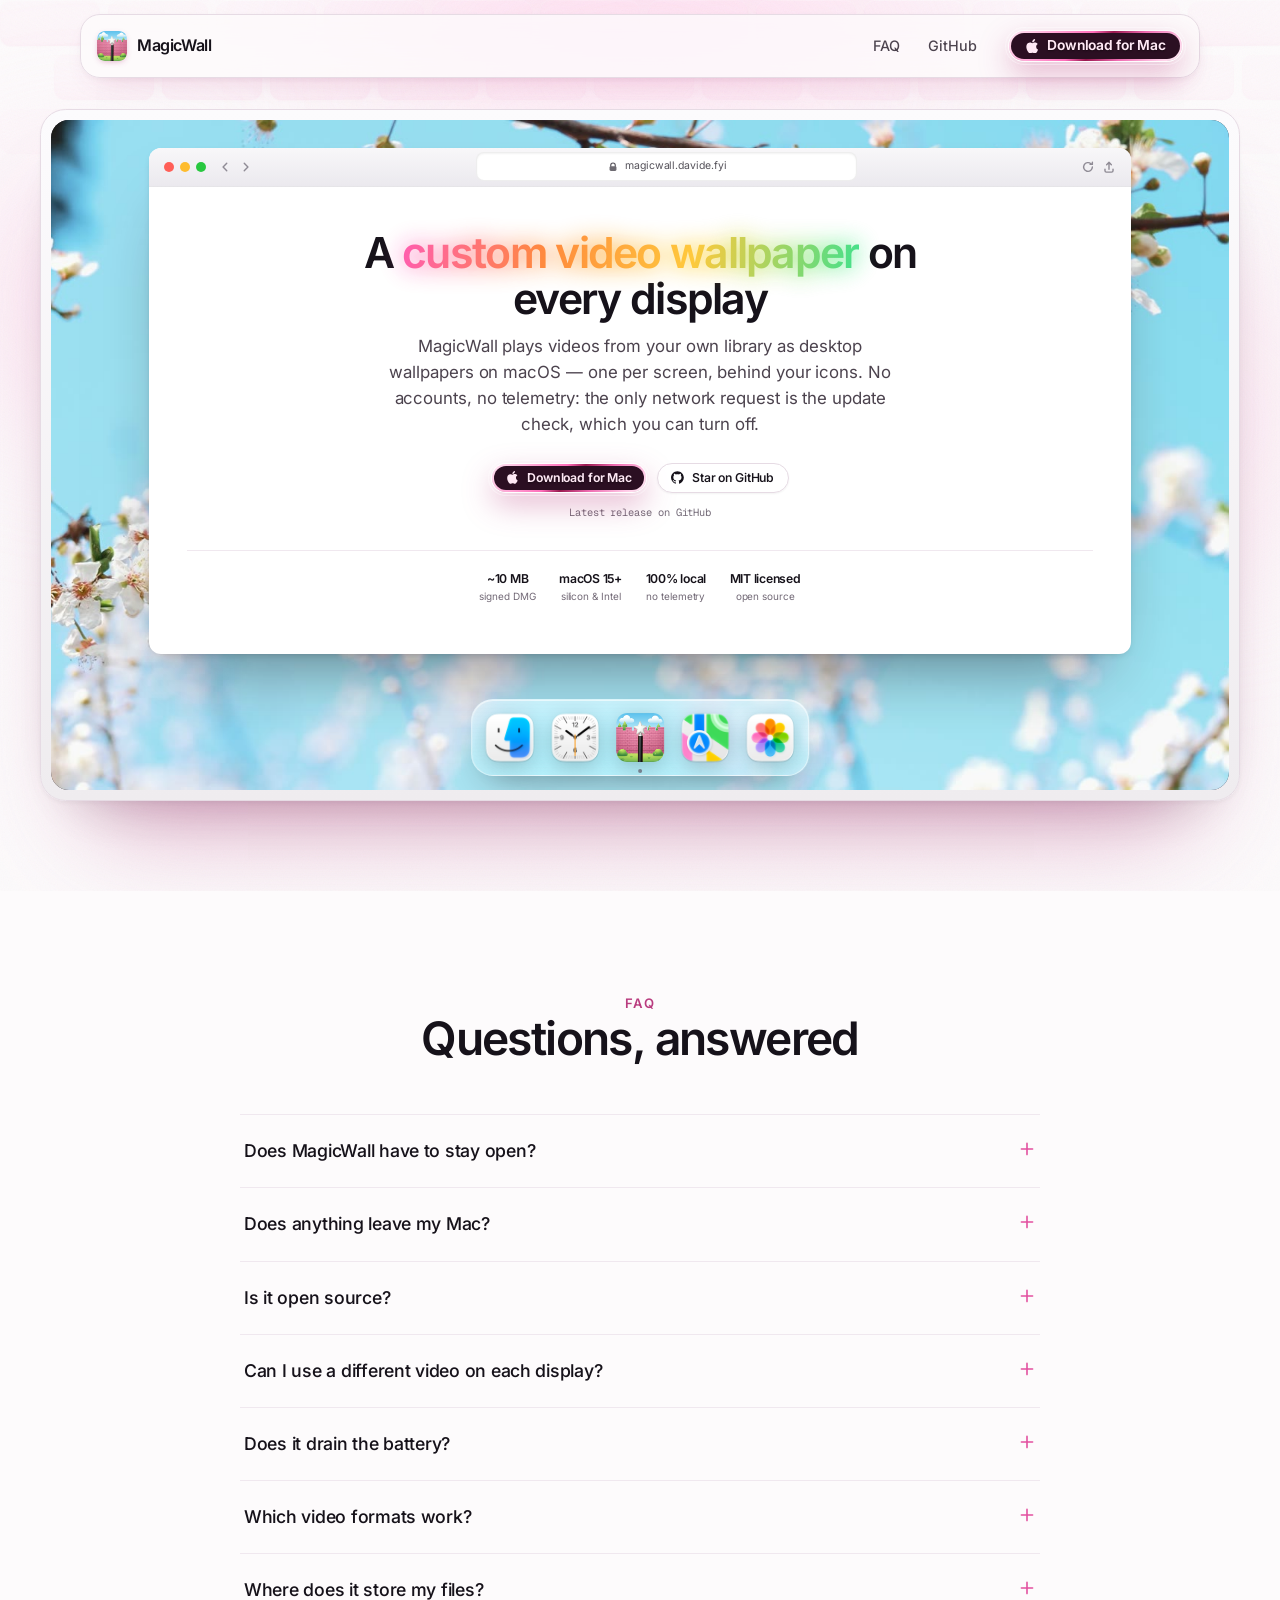
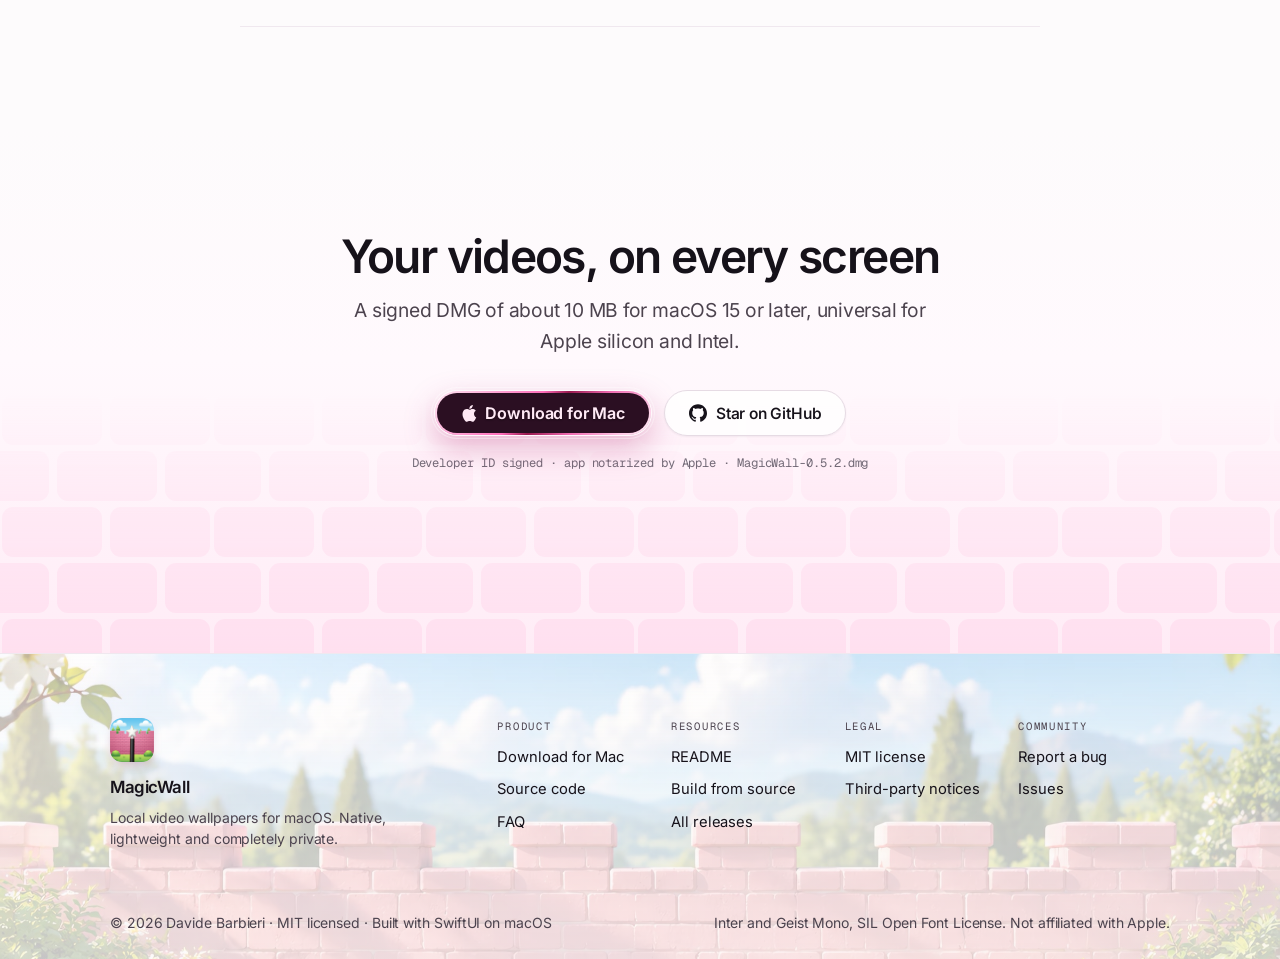
<file: site/index.html>
<!doctype html>
<html lang="en">
<head>
<meta charset="utf-8">
<meta name="viewport" content="width=device-width, initial-scale=1">

<title>MagicWall — Local video wallpapers for macOS</title>
<meta name="description" content="Set a custom video wallpaper on every display. Native, local, no accounts, no telemetry. Requires macOS 15 or later; universal for Apple silicon and Intel.">
<link rel="canonical" href="https://magicwall.davide.fyi/">
<meta name="color-scheme" content="light">
<meta name="theme-color" content="#fdfbfc">
<meta name="author" content="Davide Barbieri">

<meta property="og:type" content="website">
<meta property="og:url" content="https://magicwall.davide.fyi/">
<meta property="og:site_name" content="MagicWall">
<meta property="og:title" content="MagicWall — a custom video wallpaper on every display">
<meta property="og:description" content="Native macOS video wallpapers from your own library. Per-screen assignments, power-aware playback, menu bar control. Local-first, MIT licensed, macOS 15+.">
<meta property="og:image" content="https://magicwall.davide.fyi/assets/icon/og.jpg">
<meta property="og:image:width" content="1200">
<meta property="og:image:height" content="630">
<meta name="twitter:card" content="summary_large_image">
<meta name="twitter:title" content="MagicWall — a custom video wallpaper on every display">
<meta name="twitter:description" content="Native macOS video wallpapers from your own library. Per-display assignments, power-aware playback, menu bar control. Local-first, MIT licensed, macOS 15+.">
<meta name="twitter:image" content="https://magicwall.davide.fyi/assets/icon/og.jpg">

<link rel="icon" href="assets/icon/favicon-32.png" sizes="32x32" type="image/png">
<link rel="icon" href="assets/icon/favicon-16.png" sizes="16x16" type="image/png">
<link rel="apple-touch-icon" href="assets/icon/apple-touch-icon.png">
<link rel="manifest" href="site.webmanifest">

<link rel="preload" href="assets/font/inter-latin-var.woff2" as="font" type="font/woff2" crossorigin>
<link rel="preload" href="assets/font/geist-mono-latin-var.woff2" as="font" type="font/woff2" crossorigin>
<link rel="stylesheet" href="styles/tokens.css">
<link rel="stylesheet" href="styles/layout.css">
<link rel="stylesheet" href="styles/components.css">
<!-- marks JS as available before first paint so reveal animations never flash -->
<script>document.documentElement.classList.add('js');</script>
<script src="scripts/main.js" defer></script>
</head>

<body>
<a class="skip-link" href="#main">Skip to content</a>

<header class="nav" data-nav>
  <div class="wrap wrap--screen nav-inner">
    <a class="brand" href="#top" aria-label="MagicWall — home">
      <img class="brand-icon" src="assets/icon/icon-192.png" width="30" height="30" alt="" decoding="async">
      <span class="brand-name">MagicWall</span>
    </a>

    <nav class="nav-links" aria-label="Main">
      <a href="#faq">FAQ</a>
      <a href="https://github.com/davidullo/magicwall">GitHub</a>
    </nav>

    <div class="nav-actions">
      <a class="argent argent--sm nav-cta" href="https://github.com/davidullo/magicwall/releases/latest" data-release-link>
        <span class="argent-fill" aria-hidden="true"></span>
        <span class="argent-core" aria-hidden="true"></span>
        <span class="argent-sheen" aria-hidden="true"></span>
        <span class="argent-content">
          <svg viewBox="0 0 24 24" width="15" height="15" fill="currentColor" aria-hidden="true" focusable="false"><path d="M12.152 6.896c-.948 0-2.415-1.078-3.96-1.04-2.04.027-3.91 1.183-4.961 3.014-2.117 3.675-.546 9.103 1.519 12.09 1.013 1.454 2.208 3.09 3.792 3.039 1.52-.065 2.09-.987 3.935-.987 1.831 0 2.35.987 3.96.948 1.637-.026 2.676-1.48 3.676-2.948 1.156-1.688 1.636-3.325 1.662-3.415-.039-.013-3.182-1.221-3.22-4.857-.026-3.04 2.48-4.494 2.597-4.559-1.429-2.09-3.623-2.324-4.39-2.376-2-.156-3.675 1.09-4.61 1.09zM15.53 3.83c.843-1.012 1.4-2.427 1.245-3.83-1.207.052-2.662.805-3.532 1.818-.78.896-1.454 2.338-1.273 3.714 1.338.104 2.715-.688 3.559-1.701"/></svg>
          <span class="nav-cta-long">Download for Mac</span><span class="nav-cta-short">Download</span>
        </span>
      </a>
      <button class="nav-toggle" type="button" data-nav-toggle aria-expanded="false" aria-controls="nav-panel">
        <span class="sr-only">Menu</span>
        <span class="nav-toggle-bars" aria-hidden="true"><i></i><i></i></span>
      </button>
    </div>
  </div>

  <div class="nav-panel" id="nav-panel" data-nav-panel>
    <a href="#faq">FAQ</a>
    <a href="https://github.com/davidullo/magicwall">GitHub</a>
    <a href="https://github.com/davidullo/magicwall/releases/latest" data-release-link>Download for Mac</a>
  </div>
</header>

<main id="main">

  <!-- ───────────────────────────── hero ───────────────────────────── -->
  <section class="hero" id="top">
    <div class="hero-bg" aria-hidden="true">
      <div class="hero-bricks" data-bricks></div>
      <span class="blob blob--a"></span>
      <span class="blob blob--b"></span>
      <span class="blob blob--c"></span>
      <span class="blob blob--veil"></span>
      <span class="grain"></span>
    </div>

    <div class="wrap wrap--screen hero-inner">
      <div class="screen" data-reveal>
        <div class="screen-glass">
          <video class="screen-wallpaper" autoplay muted loop playsinline preload="metadata"
                 poster="assets/media/wallpaper-poster.jpg" aria-hidden="true" tabindex="-1">
            <source src="assets/media/wallpaper.mp4" type="video/mp4">
          </video>

          <div class="browser">
            <div class="browser-chrome">
              <span class="browser-lights" aria-hidden="true"><i></i><i></i><i></i></span>
              <span class="browser-nav" aria-hidden="true">
                <svg viewBox="0 0 16 16" width="14" height="14" focusable="false"><path d="M10 3.6 5.8 8l4.2 4.4" fill="none" stroke="currentColor" stroke-width="1.6" stroke-linecap="round" stroke-linejoin="round"/></svg>
                <svg viewBox="0 0 16 16" width="14" height="14" focusable="false"><path d="M6 3.6 10.2 8 6 12.4" fill="none" stroke="currentColor" stroke-width="1.6" stroke-linecap="round" stroke-linejoin="round"/></svg>
              </span>
              <span class="browser-url">
                <svg viewBox="0 0 16 16" width="12" height="12" aria-hidden="true" focusable="false"><path d="M5 7V5.6a3 3 0 0 1 6 0V7" fill="none" stroke="currentColor" stroke-width="1.5" stroke-linecap="round"/><rect x="3.4" y="7" width="9.2" height="6.2" rx="1.8" fill="currentColor" opacity=".85"/></svg>
                magicwall.davide.fyi
              </span>
              <span class="browser-nav browser-nav--right" aria-hidden="true">
                <svg viewBox="0 0 16 16" width="14" height="14" focusable="false"><path d="M13 8a5 5 0 1 1-1.6-3.7M13 2.4V5h-2.6" fill="none" stroke="currentColor" stroke-width="1.6" stroke-linecap="round" stroke-linejoin="round"/></svg>
                <svg viewBox="0 0 16 16" width="14" height="14" focusable="false"><path d="M8 10.5V2.6m0 0L5.3 5.3M8 2.6l2.7 2.7M3.4 10.4v1.8c0 .9.7 1.6 1.6 1.6h6c.9 0 1.6-.7 1.6-1.6v-1.8" fill="none" stroke="currentColor" stroke-width="1.6" stroke-linecap="round" stroke-linejoin="round"/></svg>
              </span>
            </div>

            <div class="browser-body">
              <div class="site-mini">
                <h1 class="mini-title">A <span class="grad-wrap"><span class="grad-glow" aria-hidden="true">custom video wallpaper</span><span class="grad">custom video wallpaper</span></span> on every display</h1>

                <p class="mini-lede">
                  MagicWall plays videos from your own library as desktop wallpapers on
                  macOS — one per screen, behind your icons. No accounts, no telemetry:
                  the only network request is the update check, which you can turn off.
                </p>

                <div class="mini-actions">
                  <a class="argent" href="https://github.com/davidullo/magicwall/releases/latest" data-release-link>
                    <span class="argent-fill" aria-hidden="true"></span>
                    <span class="argent-core" aria-hidden="true"></span>
                    <span class="argent-sheen" aria-hidden="true"></span>
                    <span class="argent-content">
                      <svg viewBox="0 0 24 24" width="15" height="15" fill="currentColor" aria-hidden="true" focusable="false"><path d="M12.152 6.896c-.948 0-2.415-1.078-3.96-1.04-2.04.027-3.91 1.183-4.961 3.014-2.117 3.675-.546 9.103 1.519 12.09 1.013 1.454 2.208 3.09 3.792 3.039 1.52-.065 2.09-.987 3.935-.987 1.831 0 2.35.987 3.96.948 1.637-.026 2.676-1.48 3.676-2.948 1.156-1.688 1.636-3.325 1.662-3.415-.039-.013-3.182-1.221-3.22-4.857-.026-3.04 2.48-4.494 2.597-4.559-1.429-2.09-3.623-2.324-4.39-2.376-2-.156-3.675 1.09-4.61 1.09zM15.53 3.83c.843-1.012 1.4-2.427 1.245-3.83-1.207.052-2.662.805-3.532 1.818-.78.896-1.454 2.338-1.273 3.714 1.338.104 2.715-.688 3.559-1.701"/></svg>
                      Download for Mac
                    </span>
                  </a>
                  <a class="btn btn--ghost btn--sm" href="https://github.com/davidullo/magicwall">
                    <svg class="ico" viewBox="0 0 24 24" width="16" height="16" fill="currentColor" aria-hidden="true" focusable="false"><path d="M12 .297c-6.63 0-12 5.373-12 12 0 5.303 3.438 9.8 8.205 11.385.6.113.82-.258.82-.577 0-.285-.01-1.04-.015-2.04-3.338.724-4.042-1.61-4.042-1.61C4.422 18.07 3.633 17.7 3.633 17.7c-1.087-.744.084-.729.084-.729 1.205.084 1.838 1.236 1.838 1.236 1.07 1.835 2.809 1.305 3.495.998.108-.776.417-1.305.76-1.605-2.665-.3-5.466-1.332-5.466-5.93 0-1.31.465-2.38 1.235-3.22-.135-.303-.54-1.523.105-3.176 0 0 1.005-.322 3.3 1.23.96-.267 1.98-.399 3-.405 1.02.006 2.04.138 3 .405 2.28-1.552 3.285-1.23 3.285-1.23.645 1.653.24 2.873.12 3.176.765.84 1.23 1.91 1.23 3.22 0 4.61-2.805 5.625-5.475 5.92.42.36.81 1.096.81 2.22 0 1.606-.015 2.896-.015 3.286 0 .315.21.69.825.57C20.565 22.092 24 17.592 24 12.297c0-6.627-5.373-12-12-12"/></svg>
                    Star on GitHub
                  </a>
                </div>

                <p class="mini-note mono" data-release-status aria-live="polite">v0.5.2 · ~10 MB · macOS 15+</p>

                <ul class="mini-facts">
                  <li><b data-release-size>~10 MB</b><span>signed DMG</span></li>
                  <li><b>macOS 15+</b><span>silicon &amp; Intel</span></li>
                  <li><b>100% local</b><span>no telemetry</span></li>
                  <li><b>MIT licensed</b><span>open source</span></li>
                </ul>
              </div>
            </div>
          </div>

          <div class="dock" data-dock aria-hidden="true">
            <span class="dock-bg" aria-hidden="true"></span>

            <span class="dock-item">
              <span class="dock-icon-zoom"><img class="dock-icon" src="assets/dock/finder_tahoe.png" alt="" width="80" height="80" loading="lazy" decoding="async"></span>
            </span>
            <span class="dock-item">
              <span class="dock-icon-zoom"><img class="dock-icon" src="assets/dock/clock_tahoe.png" alt="" width="80" height="80" loading="lazy" decoding="async"></span>
            </span>

            <span class="dock-item dock-item--main">
              <span class="dock-icon-zoom"><img class="dock-icon" src="assets/icon/icon-192.png" alt="" width="80" height="80" decoding="async"></span>
              <span class="dock-dot" aria-hidden="true"></span>
            </span>

            <span class="dock-item">
              <span class="dock-icon-zoom"><img class="dock-icon" src="assets/dock/maps_tahoe.png" alt="" width="80" height="80" loading="lazy" decoding="async"></span>
            </span>
            <span class="dock-item">
              <span class="dock-icon-zoom"><img class="dock-icon" src="assets/dock/photos_tahoe.png" alt="" width="80" height="80" loading="lazy" decoding="async"></span>
            </span>
          </div>
        </div>
      </div>
    </div>
  </section>

  <!-- ──────────────────────────── faq ──────────────────────────── -->
  <section class="section" id="faq">
    <div class="wrap wrap--narrow">
      <div class="section-head section-head--center" data-reveal>
        <p class="eyebrow">FAQ</p>
        <h2 class="h2">Questions, answered</h2>
      </div>

      <div class="faq">
        <details name="faq" data-reveal>
          <summary>Does MagicWall have to stay open?</summary>
          <p>Yes. It runs from the menu bar: closing the library window does not quit it, so the wallpaper keeps running. If you quit MagicWall from the menu bar, playback stops and your desktop falls back to the still picture it had before.</p>
        </details>
        <details name="faq" data-reveal>
          <summary>Does anything leave my Mac?</summary>
          <p>No. MagicWall has no accounts and no telemetry. The only network request it makes is the daily update check against the official GitHub releases, and you can turn it off in Settings → About. Videos, posters and the SQLite database stay inside <code>~/Library/Application Support/MagicWall</code> on your machine.</p>
        </details>
        <details name="faq" data-reveal>
          <summary>Is it open source?</summary>
          <p>Yes — MIT licensed, written in SwiftUI with AVFoundation and GRDB, and the source is on GitHub. Official downloads are signed with a Developer ID, and the app inside is notarized by Apple with the ticket stapled, so it launches without a Gatekeeper prompt.</p>
        </details>
        <details name="faq" data-reveal>
          <summary>Can I use a different video on each display?</summary>
          <p>Yes. Assignments are stored per display, keyed by the screen’s display ID, and restored every time MagicWall starts — a monitor that stays connected resumes the same clip it had before.</p>
        </details>
        <details name="faq" data-reveal>
          <summary>Does it drain the battery?</summary>
          <p>The wallpaper keeps playing on battery — pausing is opt-in, rule by rule (battery, Low Power Mode, thermal pressure, screen lock, hidden desktop) from Settings&nbsp;→&nbsp;Playback. When a rule stops it the menu bar says why, and playback resumes automatically after sleep and wake.</p>
        </details>
        <details name="faq" data-reveal>
          <summary>Which video formats work?</summary>
          <p>MP4, MOV and M4V files import and play through AVFoundation, so H.264 clips work out of the box — and HEVC plays on the Macs that support it. Optional transcoding that shrinks large files is still on the roadmap.</p>
        </details>
        <details name="faq" data-reveal>
          <summary>Where does it store my files?</summary>
          <p>Everything sits in <code>~/Library/Application Support/MagicWall</code>: <code>magicwall.sqlite</code>, <code>themes.json</code> and the <code>Library/Videos</code> and <code>Library/Posters</code> folders. Delete it and remove the app to uninstall.</p>
        </details>
      </div>
    </div>
  </section>

  <!-- ─────────────────────────── final cta ─────────────────────────── -->
  <section class="cta">
    <div class="cta-bricks" aria-hidden="true"></div>
    <div class="wrap wrap--narrow cta-inner" data-reveal>
      <h2 class="h2">Your videos, on every screen</h2>
      <p class="lede">A signed DMG of about <span data-release-size-round>10 MB</span> for macOS 15 or later, universal for Apple silicon and Intel.</p>
      <div class="cta-actions">
        <a class="argent argent--lg" href="https://github.com/davidullo/magicwall/releases/latest" data-release-link>
          <span class="argent-fill" aria-hidden="true"></span>
          <span class="argent-core" aria-hidden="true"></span>
          <span class="argent-sheen" aria-hidden="true"></span>
          <span class="argent-content">
            <svg viewBox="0 0 24 24" width="18" height="18" fill="currentColor" aria-hidden="true" focusable="false"><path d="M12.152 6.896c-.948 0-2.415-1.078-3.96-1.04-2.04.027-3.91 1.183-4.961 3.014-2.117 3.675-.546 9.103 1.519 12.09 1.013 1.454 2.208 3.09 3.792 3.039 1.52-.065 2.09-.987 3.935-.987 1.831 0 2.35.987 3.96.948 1.637-.026 2.676-1.48 3.676-2.948 1.156-1.688 1.636-3.325 1.662-3.415-.039-.013-3.182-1.221-3.22-4.857-.026-3.04 2.48-4.494 2.597-4.559-1.429-2.09-3.623-2.324-4.39-2.376-2-.156-3.675 1.09-4.61 1.09zM15.53 3.83c.843-1.012 1.4-2.427 1.245-3.83-1.207.052-2.662.805-3.532 1.818-.78.896-1.454 2.338-1.273 3.714 1.338.104 2.715-.688 3.559-1.701"/></svg>
            Download for Mac
          </span>
        </a>
        <a class="btn btn--ghost btn--lg" href="https://github.com/davidullo/magicwall">
          <svg class="ico" viewBox="0 0 24 24" width="18" height="18" fill="currentColor" aria-hidden="true" focusable="false"><path d="M12 .297c-6.63 0-12 5.373-12 12 0 5.303 3.438 9.8 8.205 11.385.6.113.82-.258.82-.577 0-.285-.01-1.04-.015-2.04-3.338.724-4.042-1.61-4.042-1.61C4.422 18.07 3.633 17.7 3.633 17.7c-1.087-.744.084-.729.084-.729 1.205.084 1.838 1.236 1.838 1.236 1.07 1.835 2.809 1.305 3.495.998.108-.776.417-1.305.76-1.605-2.665-.3-5.466-1.332-5.466-5.93 0-1.31.465-2.38 1.235-3.22-.135-.303-.54-1.523.105-3.176 0 0 1.005-.322 3.3 1.23.96-.267 1.98-.399 3-.405 1.02.006 2.04.138 3 .405 2.28-1.552 3.285-1.23 3.285-1.23.645 1.653.24 2.873.12 3.176.765.84 1.23 1.91 1.23 3.22 0 4.61-2.805 5.625-5.475 5.92.42.36.81 1.096.81 2.22 0 1.606-.015 2.896-.015 3.286 0 .315.21.69.825.57C20.565 22.092 24 17.592 24 12.297c0-6.627-5.373-12-12-12"/></svg>
          Star on GitHub
        </a>
      </div>
      <p class="cta-meta mono">Developer ID signed · app notarized by Apple · <span data-release-name>MagicWall-0.5.2.dmg</span></p>
    </div>
  </section>
</main>

<footer class="footer">
  <div class="wrap footer-inner">
    <div class="footer-brand">
      <img class="footer-icon" src="assets/icon/icon-192.png" width="44" height="44" alt="" loading="lazy" decoding="async">
      <p class="footer-word">MagicWall</p>
      <p class="small">Local video wallpapers for macOS. Native, lightweight and completely private.</p>
    </div>

    <nav class="footer-cols" aria-label="Footer">
      <div class="footer-col">
        <p class="footer-col-title mono">Product</p>
        <a href="https://github.com/davidullo/magicwall/releases/latest" data-release-link>Download for Mac</a>
        <a href="https://github.com/davidullo/magicwall">Source code</a>
        <a href="#faq">FAQ</a>
      </div>
      <div class="footer-col">
        <p class="footer-col-title mono">Resources</p>
        <a href="https://github.com/davidullo/magicwall">README</a>
        <a href="https://github.com/davidullo/magicwall#%EF%B8%8F-build--run">Build from source</a>
        <a href="https://github.com/davidullo/magicwall/releases">All releases</a>
      </div>
      <div class="footer-col">
        <p class="footer-col-title mono">Legal</p>
        <a href="https://github.com/davidullo/magicwall/blob/main/LICENSE">MIT license</a>
        <a href="https://github.com/davidullo/magicwall/blob/main/THIRD_PARTY_NOTICES.md">Third-party notices</a>
      </div>
      <div class="footer-col">
        <p class="footer-col-title mono">Community</p>
        <a href="https://github.com/davidullo/magicwall/issues/new">Report a bug</a>
        <a href="https://github.com/davidullo/magicwall/issues">Issues</a>
      </div>
    </nav>
  </div>

  <div class="wrap footer-base">
    <p class="small">© <span data-year>2026</span> Davide Barbieri · MIT licensed · Built with SwiftUI on macOS</p>
    <p class="small">Inter and Geist Mono, SIL Open Font License. Not affiliated with Apple.</p>
  </div>
</footer>
</body>
</html>
</file>
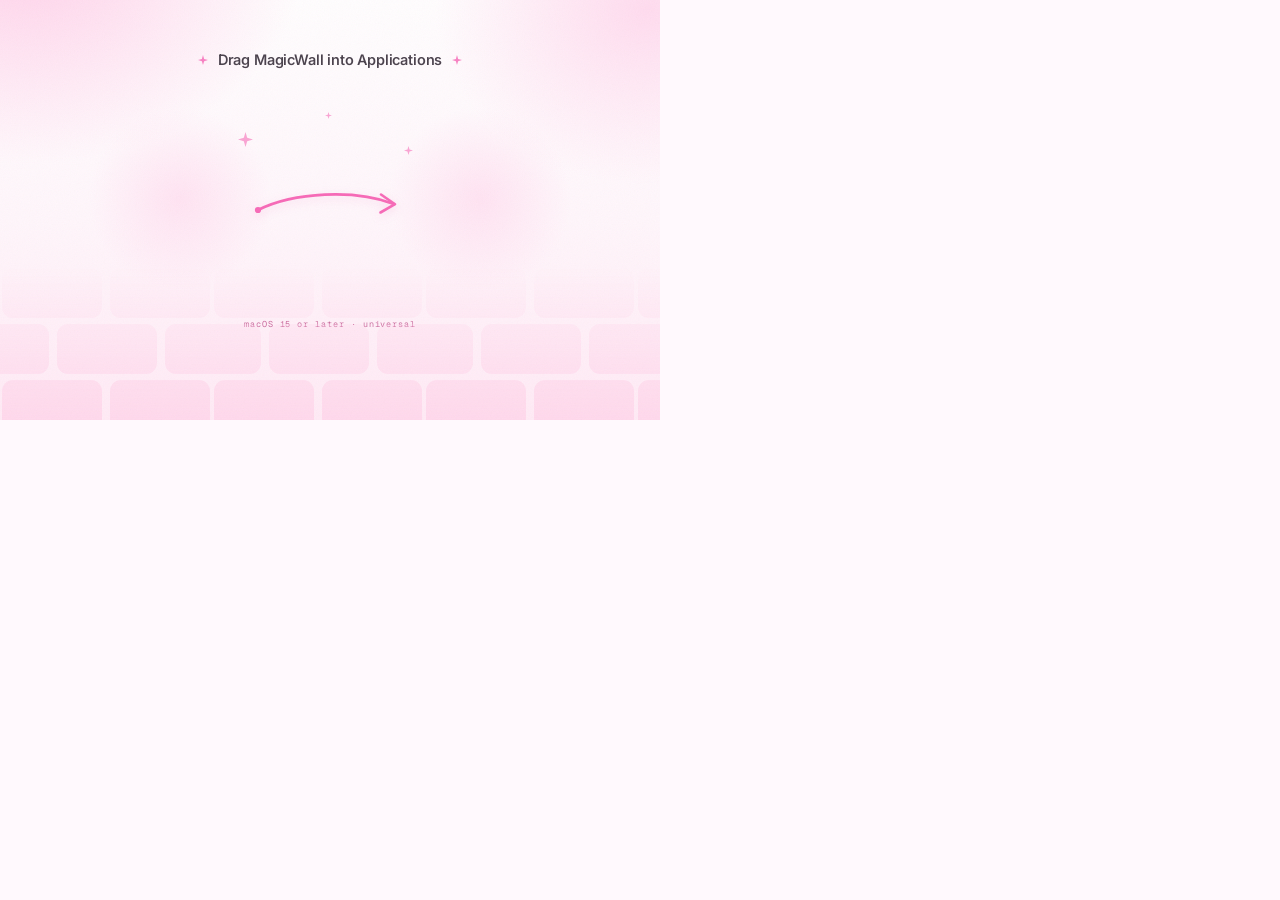
<file: Scripts/dmg/background.html>
<!doctype html>
<html lang="en">
<head>
<meta charset="utf-8">
<title>MagicWall — DMG background</title>
<!--
  Source for the MagicWall DMG window background.

  Canvas: 660 × 420 CSS px (the Finder content area).
  Rendered by render-background.sh into:
    background.png      660 × 420 px, 72 dpi
    background@2x.png  1320 × 840 px, 144 dpi

  Keep text/icon labels inside the top ~360 px: Finder's title bar and the
  optional path bar can cover the bottom of the background. The brick pattern
  below y=300 is decorative only.
-->
<style>
  @font-face {
    font-family: "Inter";
    src: url("../../site/assets/font/inter-latin-var.woff2") format("woff2");
    font-weight: 100 900;
    font-display: block;
  }
  @font-face {
    font-family: "Geist Mono";
    src: url("../../site/assets/font/geist-mono-latin-var.woff2") format("woff2");
    font-weight: 100 900;
    font-display: block;
  }

  * { margin: 0; padding: 0; box-sizing: border-box; }

  html, body {
    width: 660px;
    height: 420px;
    overflow: hidden;
    background: #fff9fd;
  }

  body {
    position: relative;
    font-family: "Inter", -apple-system, BlinkMacSystemFont, sans-serif;
    color: #16121a;
    -webkit-font-smoothing: antialiased;
  }

  /* ── background wash ─────────────────────────────────────────────── */
  .wash {
    position: absolute;
    inset: 0;
    background:
      radial-gradient(62% 72% at 4% -10%, rgba(255, 149, 205, 0.42), rgba(255, 149, 205, 0) 68%),
      radial-gradient(46% 60% at 98% 2%, rgba(255, 214, 236, 0.85), rgba(255, 214, 236, 0) 70%),
      linear-gradient(180deg, #fffdfe 0%, #fff6fb 52%, #ffeaf5 100%);
  }

  /* soft glow under each icon position, so the real Finder icons sit on a
     gentle pool of light instead of a flat background */
  .halo {
    position: absolute;
    width: 190px;
    height: 190px;
    border-radius: 50%;
    top: 104px;
    background: radial-gradient(circle, rgba(255, 149, 205, 0.20), rgba(255, 149, 205, 0) 68%);
  }
  .halo.left  { left: 85px; }
  .halo.right { left: 385px; }

  /* ── brick pattern from the app icon / site ──────────────────────── */
  .bricks {
    position: absolute;
    inset: auto 0 0 0;
    height: 154px;
    opacity: 0.72;
    background-image: url("data:image/svg+xml,%3Csvg xmlns='http://www.w3.org/2000/svg' width='212' height='112'%3E%3Cg fill='%23ffd3e9'%3E%3Crect x='2' y='2' width='100' height='50' rx='11'/%3E%3Crect x='110' y='2' width='100' height='50' rx='11'/%3E%3Crect x='-51' y='58' width='100' height='50' rx='11'/%3E%3Crect x='57' y='58' width='100' height='50' rx='11'/%3E%3Crect x='165' y='58' width='100' height='50' rx='11'/%3E%3C/g%3E%3C/svg%3E");
    background-size: 212px 112px;
    -webkit-mask-image: linear-gradient(180deg, transparent 0%, rgba(0, 0, 0, 0.42) 44%, #000 100%);
    mask-image: linear-gradient(180deg, transparent 0%, rgba(0, 0, 0, 0.42) 44%, #000 100%);
  }

  .grain {
    position: absolute;
    inset: 0;
    opacity: 0.045;
    mix-blend-mode: multiply;
    pointer-events: none;
    background-image: url("data:image/svg+xml,%3Csvg xmlns='http://www.w3.org/2000/svg' width='140' height='140'%3E%3Cfilter id='n'%3E%3CfeTurbulence type='fractalNoise' baseFrequency='0.85' numOctaves='3' stitchTiles='stitch'/%3E%3C/filter%3E%3Crect width='140' height='140' filter='url(%23n)'/%3E%3C/svg%3E");
  }

  /* ── instruction line ────────────────────────────────────────────── */
  .copy {
    position: absolute;
    top: 51px;
    left: 0;
    right: 0;
    display: flex;
    align-items: center;
    justify-content: center;
    gap: 10px;
    color: #4c434e;
    font-size: 14.5px;
    font-weight: 560;
    letter-spacing: -0.012em;
    white-space: nowrap;
  }
  .spark {
    width: 10px;
    height: 10px;
    flex: none;
    opacity: 0.82;
  }

  /* ── arrow between the two icons ─────────────────────────────────── */
  .arrow {
    position: absolute;
    left: 252px;
    top: 165px;
    width: 156px;
    height: 74px;
    overflow: visible;
    filter: drop-shadow(0 3px 5px rgba(226, 79, 159, 0.18));
  }

  .sparkle-a { position: absolute; left: 238px; top: 132px; }
  .sparkle-b { position: absolute; left: 404px; top: 146px; }
  .sparkle-c { position: absolute; left: 325px; top: 112px; }
  .twinkle { position: absolute; fill: #f76bb8; opacity: 0.58; }

  /* ── tiny caption, kept above the decorative bricks ──────────────── */
  .caption {
    position: absolute;
    left: 0;
    right: 0;
    top: 318px;
    text-align: center;
    font-family: "Geist Mono", ui-monospace, monospace;
    font-size: 8.5px;
    letter-spacing: 0.11em;
    color: #b93c7f;
    opacity: 0.72;
  }
</style>
</head>
<body>
  <div class="wash"></div>
  <div class="halo left"></div>
  <div class="halo right"></div>

  <div class="copy">
    <svg class="spark" viewBox="0 0 16 16" aria-hidden="true">
      <path d="M8 0l1.8 6.2L16 8l-6.2 1.8L8 16l-1.8-6.2L0 8l6.2-1.8z" fill="#f76bb8"/>
    </svg>
    <span>Drag MagicWall into Applications</span>
    <svg class="spark" viewBox="0 0 16 16" aria-hidden="true">
      <path d="M8 0l1.8 6.2L16 8l-6.2 1.8L8 16l-1.8-6.2L0 8l6.2-1.8z" fill="#f76bb8"/>
    </svg>
  </div>

  <svg class="twinkle sparkle-a" width="15" height="15" viewBox="0 0 16 16" aria-hidden="true">
    <path d="M8 0l1.8 6.2L16 8l-6.2 1.8L8 16l-1.8-6.2L0 8l6.2-1.8z"/>
  </svg>
  <svg class="twinkle sparkle-b" width="9" height="9" viewBox="0 0 16 16" aria-hidden="true">
    <path d="M8 0l1.8 6.2L16 8l-6.2 1.8L8 16l-1.8-6.2L0 8l6.2-1.8z"/>
  </svg>
  <svg class="twinkle sparkle-c" width="7" height="7" viewBox="0 0 16 16" aria-hidden="true">
    <path d="M8 0l1.8 6.2L16 8l-6.2 1.8L8 16l-1.8-6.2L0 8l6.2-1.8z"/>
  </svg>

  <svg class="arrow" viewBox="0 0 156 74" fill="none" aria-hidden="true">
    <path d="M6 45C42 27 103 24 142 39" stroke="#f76bb8" stroke-width="2.6" stroke-linecap="round"/>
    <path d="M129 29.5L143 39.2 128.5 47.5" stroke="#f76bb8" stroke-width="2.6" stroke-linecap="round" stroke-linejoin="round"/>
    <circle cx="6" cy="45" r="3.1" fill="#f76bb8"/>
  </svg>

  <div class="caption">macOS 15 or later · universal</div>
  <div class="bricks"></div>
  <div class="grain"></div>
</body>
</html>
</file>
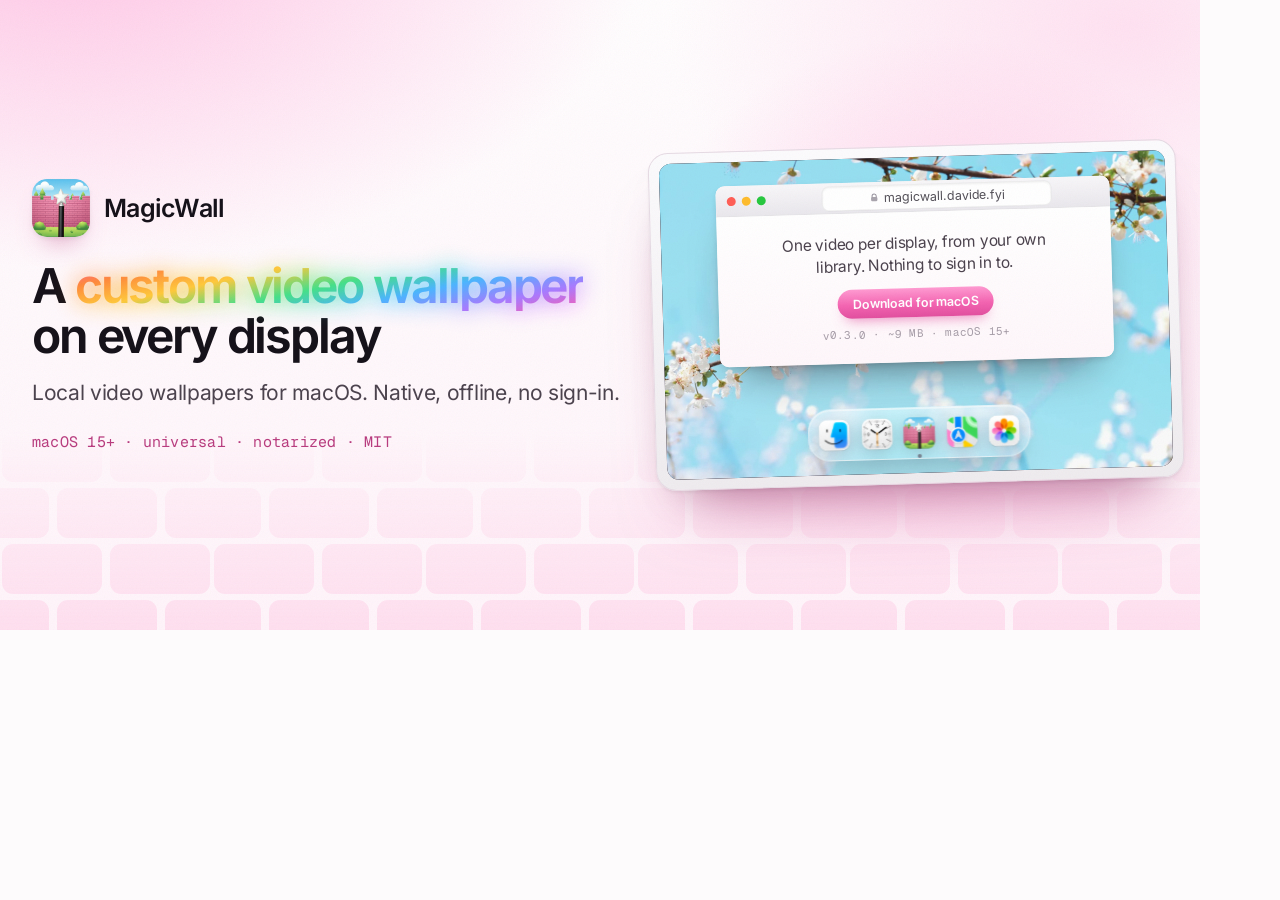
<file: site/tools/og.html>
<!doctype html>
<html lang="en">
<head>
<meta charset="utf-8">
<title>MagicWall — social card</title>
<!--
  Rendered by tools/og.sh with headless Chrome at 1200×630.
  Only committed assets are used: ../assets/icon/*.png, ../assets/dock/*.png and
  ../assets/media/wallpaper-poster.jpg (the cherry-blossom still). No network.
  Keep the type large: the card is also read at ~500px wide.
-->
<style>
  @font-face {
    font-family: "Inter";
    src: url("../assets/font/inter-latin-var.woff2") format("woff2");
    font-weight: 100 900;
    font-display: block;
  }
  @font-face {
    font-family: "Geist Mono";
    src: url("../assets/font/geist-mono-latin-var.woff2") format("woff2");
    font-weight: 100 900;
    font-display: block;
  }
  * { margin: 0; padding: 0; box-sizing: border-box; }

  /* neon halo: a blurred static copy of the phrase carrying the same rainbow
     gradient as the crisp <em>, painted behind it (z-index: -1 + isolation).
     No animation — the card is a screenshot, so the gradient stays at 0. */
  .grad-wrap {
    position: relative;
    display: inline-block;
    isolation: isolate;
  }
  .grad-glow {
    position: absolute;
    inset: 0;
    z-index: -1;
    pointer-events: none;
    background-image: linear-gradient(168deg, #ff5db1 0%, #ff8a3d 16%, #ffc93c 32%, #46e08a 50%, #4db5ff 66%, #a97bff 83%, #ff5db1 100%);
    -webkit-background-clip: text;
    background-clip: text;
    color: transparent;
    filter: blur(12px) saturate(1.35);
    opacity: 0.95;
  }

  html, body { width: 1200px; height: 630px; overflow: hidden; }
  body {
    position: relative;
    font-family: "Inter", -apple-system, sans-serif;
    color: #16121a;
    background: #fdfbfc;
    -webkit-font-smoothing: antialiased;
  }

  /* ── background: pink wash, bricks from the icon, film grain ────────── */
  .wash {
    position: absolute;
    inset: 0;
    background:
      radial-gradient(78% 88% at 6% -12%, rgba(255, 150, 208, 0.55), rgba(255, 150, 208, 0) 62%),
      radial-gradient(58% 68% at 94% 4%, rgba(255, 214, 236, 0.7), rgba(255, 214, 236, 0) 66%),
      linear-gradient(180deg, #fffdfe 0%, #fff4fa 100%);
  }
  .bricks {
    position: absolute;
    inset: auto 0 0 0;
    height: 200px;
    opacity: 0.62;
    background-image: url("data:image/svg+xml,%3Csvg xmlns='http://www.w3.org/2000/svg' width='212' height='112'%3E%3Cg fill='%23ffd3e9'%3E%3Crect x='2' y='2' width='100' height='50' rx='11'/%3E%3Crect x='110' y='2' width='100' height='50' rx='11'/%3E%3Crect x='-51' y='58' width='100' height='50' rx='11'/%3E%3Crect x='57' y='58' width='100' height='50' rx='11'/%3E%3Crect x='165' y='58' width='100' height='50' rx='11'/%3E%3C/g%3E%3C/svg%3E");
    background-size: 212px 112px;
    -webkit-mask-image: linear-gradient(180deg, transparent 0%, rgba(0, 0, 0, 0.5) 45%, #000 100%);
    mask-image: linear-gradient(180deg, transparent 0%, rgba(0, 0, 0, 0.5) 45%, #000 100%);
  }
  .grain {
    position: absolute;
    inset: 0;
    opacity: 0.05;
    mix-blend-mode: multiply;
    background-image: url("data:image/svg+xml,%3Csvg xmlns='http://www.w3.org/2000/svg' width='140' height='140'%3E%3Cfilter id='n'%3E%3CfeTurbulence type='fractalNoise' baseFrequency='0.85' numOctaves='3' stitchTiles='stitch'/%3E%3C/filter%3E%3Crect width='140' height='140' filter='url(%23n)'/%3E%3C/svg%3E");
  }
  /* soft pink bloom behind the screen mockup */
  .glow {
    position: absolute;
    top: 50%;
    right: -50px;
    width: 620px;
    height: 560px;
    translate: 0 -50%;
    background: radial-gradient(closest-side, rgba(255, 149, 205, 0.38), rgba(255, 149, 205, 0) 100%);
  }

  /* ── two columns ───────────────────────────────────────────────────── */
  .content {
    position: relative;
    display: flex;
    align-items: center;
    gap: 24px;
    height: 100%;
    padding: 0 32px;
  }
  .left { width: 596px; flex: none; }
  .right { flex: 1; display: grid; place-items: center; }

  /* ── left column: brand, headline, sub, spec line ──────────────────── */
  .brand { display: flex; align-items: center; gap: 14px; margin-bottom: 24px; }
  .brand img {
    width: 58px;
    height: 58px;
    border-radius: 15px;
    box-shadow: 0 16px 28px -16px rgba(185, 60, 127, 0.7), 0 2px 4px rgba(23, 19, 25, 0.06);
  }
  .brand span { font-size: 25px; font-weight: 600; letter-spacing: -0.03em; }

  h1 {
    font-size: 48px;
    line-height: 1.03;
    letter-spacing: -0.045em;
    font-weight: 640;
  }
  /* like the hero: the highlighted phrase is one unbreakable block, so it
     always lands on its own line under "A custom video wallpaper" */
  h1 em {
    display: inline-block;
    font-style: normal;
    background-image: linear-gradient(
      168deg,
      #ff5db1 0%,
      #ff8a3d 16%,
      #ffc93c 32%,
      #46e08a 50%,
      #4db5ff 66%,
      #a97bff 83%,
      #ff5db1 100%
    );
    -webkit-background-clip: text;
    background-clip: text;
    color: transparent;
  }
  .sub {
    margin-top: 18px;
    font-size: 21px;
    line-height: 1.4;
    letter-spacing: -0.015em;
    color: #4c434e;
  }
  .spec {
    margin-top: 24px;
    font-family: "Geist Mono", monospace;
    font-size: 15px;
    letter-spacing: 0.015em;
    color: #b93c7f;
  }

  /* ── right column: the Mac screen mockup ───────────────────────────── */
  .screen {
    width: 528px;
    padding: 10px;
    border-radius: 20px;
    background: linear-gradient(180deg, #fcfbfd 0%, #efecef 100%);
    border: 1px solid #e6dbe4;
    box-shadow:
      0 2px 3px rgba(23, 19, 25, 0.05),
      0 46px 66px -34px rgba(185, 60, 127, 0.55),
      0 20px 44px -32px rgba(23, 19, 25, 0.5);
    transform: rotate(-1.6deg);
  }
  .glass {
    position: relative;
    aspect-ratio: 16 / 10;
    border-radius: 12px;
    overflow: hidden;
    background: #2a2130;
  }
  .wall {
    position: absolute;
    inset: 0;
    width: 100%;
    height: 100%;
    object-fit: cover;
  }

  /* fake Safari window, same anatomy as the hero on the page */
  .browser {
    position: relative;
    z-index: 2;
    width: 78%;
    margin: 24px auto 0;
    border-radius: 9px;
    overflow: hidden;
    background: #ffffff;
    box-shadow:
      0 26px 44px -22px rgba(23, 19, 25, 0.55),
      0 3px 8px -4px rgba(23, 19, 25, 0.3);
  }
  .chrome {
    display: flex;
    align-items: center;
    gap: 9px;
    height: 31px;
    padding: 0 11px;
    background: linear-gradient(180deg, #f8f7f9 0%, #eae8ed 100%);
    border-bottom: 1px solid rgba(23, 19, 25, 0.08);
    color: #7c7883;
  }
  .lights { display: flex; gap: 6px; }
  .lights i { width: 9px; height: 9px; border-radius: 50%; }
  .lights i:nth-child(1) { background: #ff5f57; }
  .lights i:nth-child(2) { background: #febc2e; }
  .lights i:nth-child(3) { background: #28c840; }
  .url {
    display: flex;
    align-items: center;
    justify-content: center;
    gap: 5px;
    flex: 1;
    max-width: 230px;
    margin-inline: auto;
    padding: 4px 10px;
    border-radius: 7px;
    background: #ffffff;
    border: 1px solid rgba(23, 19, 25, 0.07);
    box-shadow: inset 0 1px 2px rgba(23, 19, 25, 0.05);
    font-size: 12.5px;
    letter-spacing: -0.005em;
    color: #55525a;
    white-space: nowrap;
  }
  .url svg { flex: none; color: #9a96a0; }

  .page {
    display: grid;
    justify-items: center;
    gap: 9px;
    padding: 20px 22px 22px;
    text-align: center;
    background: linear-gradient(180deg, #ffffff 0%, #fff7fb 100%);
  }
  .page-lede {
    max-width: 30ch;
    font-size: 15.5px;
    line-height: 1.45;
    letter-spacing: -0.015em;
    color: #4c434e;
  }
  .page-cta {
    margin-top: 2px;
    padding: 7px 15px;
    border-radius: 999px;
    background: linear-gradient(180deg, #ff9bd2 0%, #f465b2 55%, #e24f9f 100%);
    color: #ffffff;
    font-size: 12.5px;
    font-weight: 600;
    letter-spacing: -0.01em;
    box-shadow: 0 8px 14px -8px rgba(226, 79, 159, 0.8);
  }
  .page-note {
    font-family: "Geist Mono", monospace;
    font-size: 11px;
    letter-spacing: 0.02em;
    color: #a89ea9;
  }

  /* dock — the same light frosted glass as .dock-bg on the live page */
  .dock {
    --dock-icon: 38px;
    --dock-pad: calc(var(--dock-icon) * 0.16);
    position: absolute;
    z-index: 3;
    left: 50%;
    bottom: 14px;
    translate: -50% 0;
    display: flex;
    align-items: flex-end;
    padding: var(--dock-pad);
    gap: calc(var(--dock-icon) * 0.12);
    border-radius: 22px;
    background: linear-gradient(180deg, rgba(255, 255, 255, 0.52) 0%, rgba(255, 255, 255, 0.3) 100%);
    border: 1px solid rgba(255, 255, 255, 0.55);
    backdrop-filter: blur(24px) saturate(1.8);
    -webkit-backdrop-filter: blur(24px) saturate(1.8);
    box-shadow: 0 18px 40px -18px rgba(23, 19, 25, 0.45),
      inset 0 1px 0 rgba(255, 255, 255, 0.6);
  }
  .dock img {
    display: block;
    width: var(--dock-icon);
    height: var(--dock-icon);
    object-fit: contain;
    filter: drop-shadow(0 5px 10px rgba(23, 19, 25, 0.22));
  }
  /* the Tahoe icons ship with ~8.6% transparent margin, the app icon is
     full-bleed — scaled so all five tiles match, exactly as on the site */
  .dock .main { position: relative; }
  .dock .main img { scale: 0.828; }
  .dock .main::after {
    content: "";
    position: absolute;
    left: 50%;
    bottom: -6px;
    translate: -50% 0;
    width: 4px;
    height: 4px;
    border-radius: 50%;
    background: rgba(96, 88, 102, 0.7);
  }
</style>
</head>
<body>
  <div class="wash"></div>
  <div class="glow"></div>
  <div class="bricks"></div>

  <div class="content">
    <div class="left">
      <div class="brand">
        <img src="../assets/icon/icon-192.png" alt="">
        <span>MagicWall</span>
      </div>
      <h1>A <span class="grad-wrap"><span class="grad-glow" aria-hidden="true">custom video wallpaper</span><em>custom video wallpaper</em></span> on every display</h1>
      <p class="sub">Local video wallpapers for macOS. Native, offline, no sign-in.</p>
      <p class="spec">macOS 15+ · universal · notarized · MIT</p>
    </div>

    <div class="right">
      <div class="screen">
        <div class="glass">
          <img class="wall" src="../assets/media/wallpaper-poster.jpg" alt="">

          <div class="browser">
            <div class="chrome">
              <span class="lights"><i></i><i></i><i></i></span>
              <span class="url">
                <svg viewBox="0 0 16 16" width="11" height="11" aria-hidden="true"><path d="M5 7V5.6a3 3 0 0 1 6 0V7" fill="none" stroke="currentColor" stroke-width="1.5" stroke-linecap="round"/><rect x="3.4" y="7" width="9.2" height="6.2" rx="1.8" fill="currentColor" opacity=".85"/></svg>
                magicwall.davide.fyi
              </span>
            </div>
            <div class="page">
              <p class="page-lede">One video per display, from your own library. Nothing to sign in to.</p>
              <span class="page-cta">Download for macOS</span>
              <span class="page-note">v0.3.0 · ~9 MB · macOS 15+</span>
            </div>
          </div>

          <div class="dock">
            <img src="../assets/dock/finder_tahoe.png" alt="">
            <img src="../assets/dock/clock_tahoe.png" alt="">
            <span class="main"><img src="../assets/icon/icon-192.png" alt=""></span>
            <img src="../assets/dock/maps_tahoe.png" alt="">
            <img src="../assets/dock/photos_tahoe.png" alt="">
          </div>
        </div>
      </div>
    </div>
  </div>

  <div class="grain"></div>
</body>
</html>
</file>
<file: site/styles/tokens.css>
/*  MagicWall — design tokens & base
    Palette derived from the app icon: pink bricks, white star, warm ink. */

@font-face {
  font-family: "Inter";
  src: url("../assets/font/inter-latin-var.woff2") format("woff2");
  font-weight: 100 900;
  font-style: normal;
  font-display: swap;
}

@font-face {
  font-family: "Geist Mono";
  src: url("../assets/font/geist-mono-latin-var.woff2") format("woff2");
  font-weight: 100 900;
  font-style: normal;
  font-display: swap;
}

:root {
  /* surfaces */
  --white: #ffffff;
  --bg: #fdfbfc;
  --bg-soft: #f9f5f8;
  --bg-sunk: #f5f0f4;

  /* ink — 3 and 4 stay legible: both clear 4.5:1 on the page background and on
     the pink CTA band (they are used for small, low-emphasis text) */
  --ink: #16121a;
  --ink-2: #4c434e;
  --ink-3: #736a77;
  --ink-4: #6d6471;

  /* lines */
  --line: #f0e8ef;
  --line-2: #e6dbe4;
  --line-3: #d9cbdb;

  /* pink — the app accent is --pink-500 */
  --pink-50: #fff6fb;
  --pink-100: #ffecf6;
  --pink-200: #ffd8ec;
  --pink-300: #ffbcdf;
  --pink-400: #ff95cd;
  --pink-500: #f76bb8;
  --pink-600: #e24f9f;
  --pink-700: #b93c7f;

  /* bricks (sampled from the app icon) */
  --brick: #ffd9ec;
  --brick-hi: #ffecf7;
  --brick-mid: #ffcde7;
  --brick-lo: #f4b0d4;
  --mortar: #f8cbe2;

  /* micro accents from the icon, used sparingly */
  --sky: #c6e6f8;
  --grass: #a9d97f;

  --radius-xs: 8px;
  --radius-sm: 12px;
  --radius-md: 18px;
  --radius-lg: 26px;
  --radius-xl: 34px;
  --radius-full: 999px;

  --shadow-xs: 0 1px 2px rgba(23, 19, 25, 0.05);
  --shadow-sm: 0 1px 2px rgba(23, 19, 25, 0.05), 0 6px 14px -10px rgba(23, 19, 25, 0.10);
  --shadow-md: 0 2px 4px rgba(23, 19, 25, 0.04), 0 20px 36px -22px rgba(185, 60, 127, 0.24);
  --shadow-lg: 0 3px 8px rgba(23, 19, 25, 0.05), 0 46px 80px -40px rgba(185, 60, 127, 0.32);
  --shadow-pink: 0 12px 26px -12px rgba(226, 79, 159, 0.48);

  --grad-accent: linear-gradient(180deg, #ff9bd2 0%, #f465b2 55%, #e24f9f 100%);
  --grad-accent-hover: linear-gradient(180deg, #ffa9d9 0%, #f776bd 55%, #e85aa8 100%);
  --grad-soft: linear-gradient(180deg, #fff7fc 0%, #fff0f8 100%);

  --font-sans: "Inter", -apple-system, BlinkMacSystemFont, "Segoe UI", Roboto,
    Helvetica, Arial, sans-serif;
  --font-mono: "Geist Mono", ui-monospace, SFMono-Regular, Menlo, Consolas, monospace;

  --wrap: 1140px;
  --wrap-narrow: 880px;
  --gutter: clamp(20px, 5vw, 40px);
  --section-y: clamp(72px, 9vw, 128px);

  --ease: cubic-bezier(0.22, 0.61, 0.36, 1);
  --ease-out: cubic-bezier(0.16, 1, 0.3, 1);
  --dur: 0.28s;

  --nav-h: 64px;
  --nav-offset: 14px;
  color-scheme: light;
}

*,
*::before,
*::after {
  box-sizing: border-box;
}

html {
  -webkit-text-size-adjust: 100%;
}

html:focus-within {
  scroll-behavior: smooth;
}

body {
  margin: 0;
  background: var(--bg);
  color: var(--ink);
  font-family: var(--font-sans);
  font-size: 16px;
  line-height: 1.6;
  font-weight: 400;
  letter-spacing: -0.005em;
  -webkit-font-smoothing: antialiased;
  -moz-osx-font-smoothing: grayscale;
  overflow-x: hidden;
}

img,
svg,
video {
  display: block;
  max-width: 100%;
}

img,
video {
  height: auto;
}

a {
  color: inherit;
  text-decoration: none;
}

button {
  font: inherit;
  color: inherit;
  background: none;
  border: 0;
  padding: 0;
  cursor: pointer;
}

h1,
h2,
h3,
h4,
p,
figure,
blockquote {
  margin: 0;
}

ul,
ol {
  margin: 0;
  padding: 0;
  list-style: none;
}

hr {
  border: 0;
  border-top: 1px solid var(--line);
  margin: 0;
}

::selection {
  background: var(--pink-200);
  color: var(--ink);
}

:focus-visible {
  outline: 2px solid var(--pink-500);
  outline-offset: 3px;
  border-radius: 6px;
}

/* ---------- type scale ---------- */

.display {
  font-size: clamp(2.5rem, 5.7vw, 4.3rem);
  line-height: 1;
  letter-spacing: -0.045em;
  font-weight: 620;
}

.h2 {
  font-size: clamp(1.9rem, 3.6vw, 2.9rem);
  line-height: 1.06;
  letter-spacing: -0.035em;
  font-weight: 600;
}

.h3 {
  font-size: clamp(1.15rem, 1.7vw, 1.4rem);
  line-height: 1.2;
  letter-spacing: -0.022em;
  font-weight: 580;
}

.lede {
  font-size: clamp(1.02rem, 1.5vw, 1.22rem);
  line-height: 1.6;
  color: var(--ink-2);
  letter-spacing: -0.012em;
  font-weight: 400;
}

.small {
  font-size: 0.875rem;
  line-height: 1.5;
  color: var(--ink-3);
}

.eyebrow {
  font-family: var(--font-sans);
  font-size: 0.82rem;
  font-weight: 600;
  letter-spacing: 0.1em;
  text-transform: uppercase;
  /* pink-700 keeps this 13px label comfortably above 4.5:1 on the page background */
  color: var(--pink-700);
}

.mono {
  font-family: var(--font-mono);
  font-feature-settings: "tnum" 1;
}

/* animated rainbow gradient on the key phrase of a headline.
   First and last stop share #ff5db1 so the loop wraps without a seam, and
   background-size: 200% lets the animation shift exactly one full image.
   The neon halo is a separate blurred copy (.grad-glow, see below) so it can
   carry the same multicolour gradient — a single filter glow can only take
   one colour. */
.grad {
  background-image: linear-gradient(
    100deg,
    #ff5db1 0%,
    #ff8a3d 16%,
    #ffc93c 32%,
    #46e08a 50%,
    #4db5ff 66%,
    #a97bff 83%,
    #ff5db1 100%
  );
  background-size: 200% 100%;
  -webkit-background-clip: text;
  background-clip: text;
  color: transparent;
  /* keeps descenders from being clipped by the text clip */
  display: inline-block;
  padding-bottom: 0.04em;
  animation: grad-rainbow 4.5s linear infinite;
}

/* neon halo: a blurred copy of the phrase carrying the same animated
   gradient, painted behind the crisp text. .grad-wrap needs
   isolation: isolate, otherwise the negative z-index would escape behind the
   white background of .site-mini and the halo would not show. */
.grad-wrap {
  position: relative;
  display: inline-block;
  isolation: isolate; /* keeps the negative z-index glow inside this box */
}

.grad-glow {
  position: absolute;
  inset: 0;
  z-index: -1;
  pointer-events: none;
  background-image: linear-gradient(
    100deg,
    #ff5db1 0%,
    #ff8a3d 16%,
    #ffc93c 32%,
    #46e08a 50%,
    #4db5ff 66%,
    #a97bff 83%,
    #ff5db1 100%
  );
  background-size: 200% 100%;
  -webkit-background-clip: text;
  background-clip: text;
  color: transparent;
  filter: blur(12px) saturate(1.35);
  opacity: 0.95;
  animation: grad-rainbow 4.5s linear infinite;
}

@keyframes grad-rainbow {
  0% {
    background-position: 0% 50%;
  }

  100% {
    background-position: 200% 50%;
  }
}

/* ---------- argent buttons: metallic pill (ported effect) ---------- */
.argent {
  --argent-grad: linear-gradient(135deg, #ffe8f4 0%, #ffb6dd 18%, #ff6fbb 42%, #99194f 52%, #ef6cb1 68%, #ffc9e6 88%, #fff2f8 100%);
  --argent-text: #ffffff;
  --argent-edge: rgba(255, 255, 255, 0.42);
  --argent-panel: #2b0f22;
  --argent-panel-text: #ffe9f5;
  --argent-sheen: rgba(255, 255, 255, 0.55);
  --argent-shadow: 0 12px 30px rgba(185, 60, 127, 0.35), inset 0 1px 0 rgba(255, 255, 255, 0.3), inset 0 -2px 3px rgba(60, 0, 30, 0.4);
  --argent-bw: 2px;
  --argent-halo: 4px;
  --argent-radius: 999px;
  --argent-halo-line: rgba(255, 255, 255, 0.35);
  position: relative;
  isolation: isolate;
  display: inline-flex;
  align-items: center;
  cursor: pointer;
  border: 1px solid var(--argent-edge);
  border-radius: var(--argent-radius);
  box-shadow: var(--argent-shadow);
  color: var(--argent-text);
  transition: transform 0.14s cubic-bezier(0.34, 1.5, 0.5, 1), box-shadow 0.2s var(--ease), filter 0.15s var(--ease);
}

.argent-fill {
  position: absolute;
  inset: 0;
  z-index: 0;
  border-radius: inherit;
  overflow: hidden;
  background: var(--argent-grad);
}

.argent-core {
  position: absolute;
  inset: var(--argent-bw);
  z-index: 1;
  border-radius: inherit;
  background: var(--argent-panel);
  transition: opacity 0.5s var(--ease-out);
}

.argent-sheen {
  position: absolute;
  inset: 0;
  z-index: 1;
  border-radius: inherit;
  pointer-events: none;
  background: linear-gradient(110deg, transparent 36%, var(--argent-sheen) 50%, transparent 64%);
  background-size: 260% 100%;
  background-position: -60% 0;
  background-repeat: no-repeat;
  opacity: 0;
  mix-blend-mode: screen;
  transition: background-position 0.6s var(--ease), opacity 0.3s var(--ease);
}

.argent::before {
  content: "";
  position: absolute;
  inset: calc(-1 * var(--argent-halo));
  z-index: -1;
  border-radius: calc(var(--argent-radius) + var(--argent-halo));
  border: 1px solid var(--argent-halo-line);
  background: rgba(255, 255, 255, 0.05);
  box-shadow: inset 0 1px rgba(255, 255, 255, 0.08);
  pointer-events: none;
}

.argent:hover {
  filter: brightness(1.04);
  transform: translateY(-1px);
}

.argent:hover .argent-core {
  opacity: 0.75;
}

.argent:focus-visible .argent-core {
  opacity: 0.75;
}

.argent:active .argent-core {
  opacity: 0.65;
}

.argent:active {
  transform: translateY(1px) scale(0.99);
  box-shadow: var(--argent-shadow), inset 0 3px 7px rgba(0, 0, 0, 0.42);
}

.argent:hover .argent-sheen {
  opacity: 0.95;
  background-position: 160% 0;
}

.argent:focus-visible {
  outline: 2px solid var(--argent-edge);
  outline-offset: 3px;
}

.argent-content {
  position: relative;
  z-index: 2;
  display: inline-flex;
  align-items: center;
  justify-content: center;
  gap: 8px;
  padding: 11px 22px;
  font-size: 0.92rem;
  font-weight: 640;
  line-height: 1;
  letter-spacing: -0.01em;
  color: var(--argent-panel-text);
  text-shadow: 0 1px 2px rgba(0, 0, 0, 0.45);
  white-space: nowrap;
}

.argent-content svg {
  display: block;
  width: 1.05em;
  height: 1.05em;
  flex: 0 0 auto;
}

.argent--sm .argent-content {
  padding: 8px 16px;
  font-size: 0.86rem;
}

.argent--lg .argent-content {
  padding: 13px 26px;
  font-size: 1rem;
}

/* ---------- layout helpers ---------- */

.wrap {
  width: 100%;
  max-width: var(--wrap);
  margin-inline: auto;
  padding-inline: var(--gutter);
}

.wrap--narrow {
  max-width: var(--wrap-narrow);
}

.section {
  position: relative;
  padding-block: var(--section-y);
}

.stack > * + * {
  margin-top: var(--stack-gap, 1rem);
}

.sr-only {
  position: absolute;
  width: 1px;
  height: 1px;
  padding: 0;
  margin: -1px;
  overflow: hidden;
  clip-path: inset(50%);
  white-space: nowrap;
  border: 0;
}

.skip-link {
  position: absolute;
  top: 10px;
  left: 50%;
  translate: -50% -160%;
  z-index: 100;
  padding: 10px 16px;
  border-radius: var(--radius-full);
  background: var(--ink);
  color: var(--white);
  font-size: 0.85rem;
  transition: translate 0.2s var(--ease);
}

.skip-link:focus-visible {
  translate: -50% 0;
}

/* ---------- motion ---------- */

@media (prefers-reduced-motion: reduce) {
  html:focus-within {
    scroll-behavior: auto;
  }

  *,
  *::before,
  *::after {
    animation-duration: 0.001ms !important;
    animation-iteration-count: 1 !important;
    transition-duration: 0.001ms !important;
  }

  /* the neon halo stays, just frozen (animation-name is not touched by the
     !important duration rule above) */
  .grad-glow {
    animation: none;
  }

  .argent:hover,
  .argent:active {
    transform: none;
  }
}
</file>
<file: site/styles/layout.css>
/*  MagicWall — layout: nav, hero (Mac screen), sections, faq, cta, footer  */

.wrap--wide {
  max-width: 1240px;
}

/* the hero screen may run wider than the text columns */
.wrap--screen {
  max-width: 1600px;
}

/* ═══════════════════════════════ nav ═══════════════════════════════ */

/* floating centred pill: not full-width, heavily rounded, compacts on scroll */
.nav {
  position: fixed;
  inset: var(--nav-offset) 0 auto 0; /* --nav-offset: 14px in tokens.css */
  z-index: 60;
  padding-inline: var(--gutter);
  pointer-events: none;
  transition: inset 0.5s var(--ease);
}

.nav.is-scrolled {
  inset-block-start: 8px;
}

.nav-inner {
  pointer-events: auto;
  display: flex;
  align-items: center;
  gap: 18px;
  max-width: 1120px;
  height: var(--nav-h);
  padding-inline: 16px;
  border: 1px solid var(--line-2);
  border-radius: 20px;
  background: rgba(253, 251, 252, 0.78);
  backdrop-filter: blur(18px) saturate(1.6);
  -webkit-backdrop-filter: blur(18px) saturate(1.6);
  box-shadow: 0 12px 30px -20px rgba(185, 60, 127, 0.45),
    0 2px 6px rgba(23, 19, 25, 0.04);
  transition: height 0.5s var(--ease), box-shadow 0.3s var(--ease),
    background 0.3s var(--ease);
}

.nav.is-scrolled .nav-inner,
.nav.is-open .nav-inner {
  background: rgba(253, 251, 252, 0.92);
}

.nav.is-scrolled .nav-inner {
  height: 56px;
  box-shadow: 0 16px 34px -20px rgba(185, 60, 127, 0.5),
    0 3px 8px rgba(23, 19, 25, 0.05);
}

.brand {
  display: flex;
  align-items: center;
  gap: 10px;
  margin-right: auto;
}

.brand-icon {
  width: 30px;
  height: 30px;
  border-radius: 8px;
  box-shadow: 0 2px 6px -2px rgba(185, 60, 127, 0.45);
}

.brand-name {
  font-size: 1rem;
  font-weight: 600;
  letter-spacing: -0.025em;
}

.nav-links {
  display: flex;
  align-items: center;
  gap: 2px;
}

.nav-links a {
  padding: 7px 13px;
  border-radius: var(--radius-full);
  font-size: 0.9rem;
  font-weight: 480;
  color: var(--ink-2);
  transition: color 0.2s var(--ease), background 0.2s var(--ease);
}

.nav-links a:hover {
  color: var(--ink);
  background: var(--pink-50);
}

.nav-actions {
  display: flex;
  align-items: center;
  gap: 10px;
}

/* the nav download pill shortens its label on very narrow screens */
.nav-cta-short {
  display: none;
}

.nav-toggle {
  display: none;
  width: 38px;
  height: 34px;
  place-items: center;
  border-radius: var(--radius-sm);
  border: 1px solid var(--line-2);
  background: rgba(255, 255, 255, 0.7);
}

.nav-toggle-bars {
  display: grid;
  gap: 5px;
  width: 16px;
}

.nav-toggle-bars i {
  display: block;
  height: 1.6px;
  border-radius: 2px;
  background: var(--ink-2);
  transition: transform 0.28s var(--ease);
}

.nav.is-open .nav-toggle-bars i:first-child {
  transform: translateY(3.3px) rotate(45deg);
}

.nav.is-open .nav-toggle-bars i:last-child {
  transform: translateY(-3.3px) rotate(-45deg);
}

.nav-panel {
  display: none;
  pointer-events: auto;
  max-width: 1120px;
  margin: 8px auto 0;
  padding: 10px 16px 16px;
  border: 1px solid var(--line-2);
  border-radius: 20px;
  background: rgba(253, 251, 252, 0.94);
  backdrop-filter: blur(18px) saturate(1.6);
  -webkit-backdrop-filter: blur(18px) saturate(1.6);
  box-shadow: 0 18px 40px -24px rgba(185, 60, 127, 0.5);
}

/* ═════════════════════════ hero / mac screen ═════════════════════════ */

.hero {
  position: relative;
  padding-top: calc(var(--nav-h) + var(--nav-offset) + clamp(18px, 2.4vw, 40px));
  padding-bottom: clamp(56px, 7vw, 104px);
  overflow: clip;
}

.hero-bg {
  position: absolute;
  inset: 0;
  pointer-events: none;
}

.hero-inner {
  position: relative;
  z-index: 2;
}

/* the display itself */
.screen {
  /* Dock metrics live here so the glass padding can reserve room for the
     magnified row — .dock in components.css reads them with fallbacks.
     The dock scales with the viewport: on a narrow "display" the icons are
     proportionally smaller, exactly like a real Mac at a smaller resolution. */
  --dock-icon: clamp(38px, 4.55vw, 64px);
  --dock-pad: calc(var(--dock-icon) * 0.16);
  position: relative;
  padding: clamp(7px, 0.8vw, 12px);
  border-radius: clamp(20px, 2vw, 30px);
  background: linear-gradient(180deg, #fcfbfd 0%, #efecef 100%);
  border: 1px solid var(--line-2);
  box-shadow: 0 2px 4px rgba(23, 19, 25, 0.04),
    0 70px 100px -56px rgba(185, 60, 127, 0.5),
    0 30px 60px -44px rgba(23, 19, 25, 0.4);
}

.screen-glass {
  position: relative;
  display: grid;
  place-items: center;
  /* The stage keeps --screen-ratio as a *minimum*: the ::before below is a
     ratio spacer sharing the same grid cell as .browser, so when the window
     needs more room the glass grows instead of clipping it. */
  --screen-ratio: 1.8;
  --glass-pad-x: clamp(16px, 2.4vw, 48px);
  --glass-pad-t: clamp(16px, 2.2vw, 40px);
  --glass-pad-b: calc(var(--dock-icon) * 1.82 + 30px);
  padding: var(--glass-pad-t) var(--glass-pad-x) var(--glass-pad-b);
  border-radius: clamp(12px, 1.4vw, 20px);
  overflow: hidden;
  background: #2a2130;
}

/* The spacer is the *content* area the ratio asks for: the ratio is measured on
   the border box, so the horizontal padding is added back and the vertical
   padding (already part of the box) is taken away. */
.screen-glass::before {
  content: "";
  grid-area: 1 / 1;
  width: 100%;
  padding-top: calc(
    (100% + var(--glass-pad-x) * 2) / var(--screen-ratio) - var(--glass-pad-t) -
      var(--glass-pad-b)
  );
}

.screen-wallpaper {
  position: absolute;
  inset: 0;
  width: 100%;
  height: 100%;
  object-fit: cover;
}

/* ═══════════════════════════ section head ═══════════════════════════ */

.section {
  position: relative;
  padding-block: clamp(64px, 8vw, 118px);
}

.section-head {
  max-width: 700px;
  margin-bottom: clamp(30px, 4vw, 54px);
}

.section-head--center {
  margin-inline: auto;
  text-align: center;
}

.section-head .h2 {
  margin-bottom: 14px;
}

/* ═══════════════════════════════ faq ═══════════════════════════════ */

.faq {
  border-top: 1px solid var(--line);
}

/* ═══════════════════════════════ cta ═══════════════════════════════ */

.cta {
  position: relative;
  padding-block: clamp(68px, 8vw, 112px) clamp(120px, 14vw, 190px);
  text-align: center;
  background: linear-gradient(180deg, var(--bg) 0%, #fff9fd 44%, var(--pink-100) 100%);
  overflow: clip;
}

.cta-inner {
  position: relative;
  z-index: 2;
}

.cta .h2 {
  margin-bottom: 14px;
}

.cta .lede {
  max-width: 52ch;
  margin-inline: auto;
}

.cta-actions {
  display: flex;
  flex-wrap: wrap;
  justify-content: center;
  gap: 12px;
  margin-top: clamp(26px, 3vw, 34px);
}

.cta-meta {
  margin-top: 18px;
  font-size: 0.76rem;
  color: var(--ink-3);
}

/* ═════════════════════════════ footer ═════════════════════════════ */

.footer {
  position: relative;
  border-top: 1px solid var(--line);
  padding-block: clamp(44px, 5vw, 66px) 26px;
  background:
    linear-gradient(180deg, rgba(253, 251, 252, 0.60) 0%, rgba(253, 251, 252, 0.70) 30%, rgba(253, 251, 252, 0.78) 100%),
    url("../assets/media/footer-garden.jpg") center 40% / cover no-repeat,
    var(--bg);
}

.footer-inner {
  display: grid;
  grid-template-columns: minmax(220px, 1.2fr) 2.4fr;
  gap: clamp(26px, 4vw, 64px);
}

.footer-brand {
  max-width: 300px;
}

.footer-icon {
  width: 44px;
  height: 44px;
  border-radius: 12px;
  box-shadow: 0 4px 12px -6px rgba(185, 60, 127, 0.5);
}

.footer-word {
  margin-top: 12px;
  font-size: 1.05rem;
  font-weight: 600;
  letter-spacing: -0.025em;
}

.footer-brand .small {
  margin-top: 6px;
  color: var(--ink-2);
}

.footer-cols {
  display: grid;
  grid-template-columns: repeat(4, minmax(0, 1fr));
  gap: 22px;
}

.footer-col {
  display: flex;
  flex-direction: column;
  gap: 9px;
}

.footer-col-title {
  margin-bottom: 2px;
  font-size: 0.66rem;
  letter-spacing: 0.16em;
  text-transform: uppercase;
  color: var(--ink-2);
}

.footer-col a {
  font-size: 0.92rem;
  color: var(--ink);
  transition: color 0.18s var(--ease);
}

.footer-col a:hover {
  color: var(--pink-600);
}

.footer-base {
  display: flex;
  flex-wrap: wrap;
  justify-content: space-between;
  gap: 10px;
  margin-top: clamp(30px, 3.4vw, 46px);
  padding-top: 20px;
}

.footer-base .small {
  color: var(--ink-2);
}

/* ═════════════════════════ responsive ═════════════════════════ */

@media (max-width: 900px) {
  .nav-links,
  .nav-actions .btn--sm {
    display: none;
  }

  .nav-toggle {
    display: grid;
  }

  .nav-actions {
    margin-left: auto;
  }

  .nav.is-open .nav-panel {
    display: flex;
  }

  .nav-panel {
    flex-direction: column;
    gap: 2px;
  }

  .nav-panel a {
    padding: 13px 4px;
    font-size: 1rem;
    font-weight: 500;
    color: var(--ink-2);
    border-bottom: 1px solid var(--line);
  }

  .nav-panel a:last-child {
    margin-top: 12px;
    padding: 13px 18px;
    text-align: center;
    border: 0;
    border-radius: var(--radius-full);
    background: var(--grad-accent);
    color: var(--white);
    font-weight: 560;
    box-shadow: var(--shadow-pink);
  }
}

@media (max-width: 520px) {
  .nav-cta-long {
    display: none;
  }

  .nav-cta-short {
    display: inline;
  }
}

@media (max-width: 860px) {
  .footer-inner {
    grid-template-columns: 1fr;
  }

  .footer-cols {
    grid-template-columns: repeat(2, minmax(0, 1fr));
    gap: 26px 18px;
  }

  .footer-brand {
    max-width: none;
  }
}

/* the stage gets less panoramic as the viewport narrows, so the fake window
   keeps breathing room around it */
@media (max-width: 1279px) {
  .screen-glass {
    --screen-ratio: 1.7;
  }
}

/* on a wide-but-short desktop the whole screen still has to fit above the fold */
@media (min-width: 1500px) {
  .screen-glass {
    --screen-ratio: 1.85;
  }
}

@media (max-width: 1024px) {
  .screen-glass {
    --screen-ratio: 1.6;
  }
}

@media (max-width: 900px) {
  .screen-glass {
    --screen-ratio: 1.5;
  }
}

@media (max-width: 800px) {
  .screen-glass {
    --screen-ratio: 1.45;
  }
}

@media (max-width: 720px) {
  .screen-glass {
    /* keep a strip of wallpaper around the window, like a real desktop */
    padding: 20px 14px calc(var(--dock-icon) * 1.82 + 30px);
  }

  /* on mobile the glass height follows the window: no ratio spacer */
  .screen-glass::before {
    display: none;
  }
}
</file>
<file: site/styles/components.css>
/*  MagicWall — components: buttons, bricks, browser window, dock, faq, motion  */

/* ═════════════════════════════ buttons ═════════════════════════════ */

.btn {
  position: relative;
  isolation: isolate;
  display: inline-flex;
  align-items: center;
  justify-content: center;
  gap: 9px;
  padding: 10px 18px;
  border-radius: var(--radius-full);
  font-size: 0.92rem;
  font-weight: 550;
  line-height: 1;
  letter-spacing: -0.012em;
  white-space: nowrap;
  transition: transform 0.34s cubic-bezier(0.34, 1.45, 0.5, 1),
    box-shadow 0.42s var(--ease-out), border-color 0.24s var(--ease),
    color 0.2s var(--ease), filter 0.3s var(--ease);
}

.btn--sm {
  padding: 8px 14px;
  font-size: 0.86rem;
}

.btn--lg {
  padding: 13px 24px;
  font-size: 0.97rem;
}

.btn .ico {
  display: block;
  flex: 0 0 auto;
}

.btn--primary {
  background-image: var(--grad-accent);
  color: var(--white);
  box-shadow: var(--shadow-pink), inset 0 1px 0 rgba(255, 255, 255, 0.42);
}

/* the hover gradient is cross-faded on its own layer (painted above the base
   background but below the label thanks to z-index: -1 + isolation on .btn):
   background-image is not animatable, so swapping it directly snapped. */
.btn--primary::after {
  content: "";
  position: absolute;
  inset: 0;
  z-index: -1;
  border-radius: inherit;
  background-image: var(--grad-accent-hover);
  opacity: 0;
  transition: opacity 0.3s var(--ease);
  pointer-events: none;
}

.btn--primary:hover::after {
  opacity: 1;
}

.btn--primary:hover {
  transform: translateY(-2px) scale(1.02);
  filter: saturate(1.05) brightness(1.03);
  box-shadow: 0 22px 36px -16px rgba(226, 79, 159, 0.62),
    inset 0 1px 0 rgba(255, 255, 255, 0.5);
}

.btn--primary:active {
  transform: translateY(0) scale(0.985);
  transition-duration: 0.12s;
}

.btn--ghost {
  background: rgba(255, 255, 255, 0.85);
  color: var(--ink);
  border: 1px solid var(--line-2);
  box-shadow: var(--shadow-xs);
}

.btn--ghost:hover {
  border-color: var(--pink-300);
  transform: translateY(-2px) scale(1.01);
  box-shadow: var(--shadow-sm);
}

.btn--ghost:active {
  transform: translateY(0) scale(0.985);
  transition-duration: 0.12s;
}

.btn:focus-visible {
  outline: 2px solid var(--pink-500);
  outline-offset: 3px;
}

/* ══════════════════════════════ blobs ══════════════════════════════ */

.blob {
  position: absolute;
  border-radius: 50%;
  filter: blur(70px);
}

.blob--a {
  top: -240px;
  left: 50%;
  translate: -50% 0;
  width: min(1040px, 118vw);
  height: 620px;
  background: radial-gradient(
    50% 50% at 50% 50%,
    rgba(255, 150, 208, 0.34),
    rgba(255, 150, 208, 0) 72%
  );
}

.blob--b {
  top: 4%;
  left: -14%;
  width: 520px;
  height: 520px;
  background: radial-gradient(
    50% 50% at 50% 50%,
    rgba(255, 205, 233, 0.55),
    rgba(255, 205, 233, 0) 70%
  );
}

.blob--c {
  top: 16%;
  right: -16%;
  width: 560px;
  height: 560px;
  background: radial-gradient(
    50% 50% at 50% 50%,
    rgba(255, 219, 238, 0.5),
    rgba(255, 219, 238, 0) 72%
  );
}

.blob--veil {
  top: -6%;
  left: 50%;
  translate: -50% 0;
  width: min(1120px, 122vw);
  height: 700px;
  background: radial-gradient(
    50% 50% at 50% 50%,
    rgba(255, 255, 255, 0.94),
    rgba(255, 255, 255, 0.62) 45%,
    rgba(255, 255, 255, 0) 74%
  );
}

.grain {
  position: absolute;
  inset: 0;
  opacity: 0.04;
  mix-blend-mode: multiply;
  background-image: url("data:image/svg+xml,%3Csvg xmlns='http://www.w3.org/2000/svg' width='140' height='140'%3E%3Cfilter id='n'%3E%3CfeTurbulence type='fractalNoise' baseFrequency='0.85' numOctaves='3' stitchTiles='stitch'/%3E%3C/filter%3E%3Crect width='140' height='140' filter='url(%23n)'/%3E%3C/svg%3E");
  background-size: 140px 140px;
}

/* ═══════════════════════════ bricks ═══════════════════════════ */

.hero-bricks,
.cta-bricks {
  position: absolute;
  background-repeat: repeat;
  /* bond: 100×50 bricks on a 106×56 grid */
  background-image: url("data:image/svg+xml,%3Csvg xmlns='http://www.w3.org/2000/svg' width='212' height='112'%3E%3Cg fill='%23ffd3e9'%3E%3Crect x='2' y='2' width='100' height='50' rx='11'/%3E%3Crect x='110' y='2' width='100' height='50' rx='11'/%3E%3Crect x='-51' y='58' width='100' height='50' rx='11'/%3E%3Crect x='57' y='58' width='100' height='50' rx='11'/%3E%3Crect x='165' y='58' width='100' height='50' rx='11'/%3E%3C/g%3E%3C/svg%3E");
  background-size: 212px 112px;
}

/* static pattern only when the field was not generated (no JS / reduced motion) */
.hero-bricks:not(:empty) {
  background-image: none;
}

.hero-bricks {
  --brick-w: 108px;
  --brick-h: 54px;
  inset: 0 0 auto 0;
  height: clamp(420px, 58vh, 680px);
  opacity: 0.5;
  mask-image: radial-gradient(
    112% 84% at 50% -14%,
    #000 0%,
    rgba(0, 0, 0, 0.42) 40%,
    rgba(0, 0, 0, 0) 74%
  );
  -webkit-mask-image: radial-gradient(
    112% 84% at 50% -14%,
    #000 0%,
    rgba(0, 0, 0, 0.42) 40%,
    rgba(0, 0, 0, 0) 74%
  );
}

/* pink wash behind the bricks */
.hero-bricks::before {
  content: "";
  position: absolute;
  inset: -10% 0 auto 0;
  height: 78%;
  background: radial-gradient(
    72% 100% at 50% 0%,
    var(--pink-200) 0%,
    rgba(255, 216, 236, 0) 72%
  );
  opacity: 0.5;
}

/* cursor light */
.hero-bricks::after {
  content: "";
  position: absolute;
  inset: 0;
  background: radial-gradient(
    260px circle at var(--mx, 50%) var(--my, 50%),
    rgba(255, 255, 255, 0.72),
    rgba(255, 255, 255, 0) 68%
  );
}

.brick {
  position: absolute;
  width: calc(var(--brick-w) - 8px);
  height: calc(var(--brick-h) - 8px);
  border-radius: 11px;
  background-image: linear-gradient(
    180deg,
    var(--brick-hi) 0%,
    #ffe2f2 58%,
    var(--brick-mid) 100%
  );
  box-shadow: inset 0 1px 0 rgba(255, 255, 255, 0.9),
    inset 0 -2px 3px rgba(214, 120, 170, 0.18),
    0 1px 2px rgba(185, 60, 127, 0.05);
  opacity: 0;
  transform: translateY(12px) scale(0.94) rotate(var(--r, 0deg));
}

.hero-bricks.is-ready .brick {
  animation: brick-in 0.62s var(--ease-out) forwards;
  animation-delay: var(--d, 0ms);
}

@keyframes brick-in {
  to {
    opacity: 1;
    transform: translateY(0) scale(1) rotate(var(--r, 0deg));
  }
}

.cta-bricks {
  inset: auto 0 0 0;
  height: clamp(150px, 21vw, 260px);
  opacity: 0.5;
  mask-image: linear-gradient(
    180deg,
    rgba(0, 0, 0, 0) 0%,
    rgba(0, 0, 0, 0.55) 46%,
    #000 100%
  );
  -webkit-mask-image: linear-gradient(
    180deg,
    rgba(0, 0, 0, 0) 0%,
    rgba(0, 0, 0, 0.55) 46%,
    #000 100%
  );
}

/* ═════════════════════ the browser window ═════════════════════ */

.browser {
  position: relative;
  z-index: 2;
  grid-area: 1 / 1;
  width: min(1180px, 88%);
  border-radius: 12px;
  overflow: hidden;
  background: var(--white);
  box-shadow: 0 40px 70px -34px rgba(23, 19, 25, 0.55),
    0 3px 10px -5px rgba(23, 19, 25, 0.3);
}

/* the window keeps proportionally more of the stage as the viewport narrows
   (see --screen-ratio in layout.css, which guarantees it never gets clipped) */
@media (max-width: 1279px) {
  .browser {
    width: min(1180px, 84%);
  }
}

@media (max-width: 900px) {
  .browser {
    width: min(1180px, 82%);
  }
}

@media (max-width: 720px) {
  .browser {
    /* a strip of wallpaper stays visible on both sides */
    width: 94%;
  }
}

.browser-chrome {
  display: flex;
  align-items: center;
  gap: clamp(7px, 0.9vw, 13px);
  height: clamp(32px, 3vw, 42px);
  padding-inline: clamp(10px, 1.2vw, 16px);
  background: linear-gradient(180deg, #f8f7f9 0%, #ebe9ee 100%);
  border-bottom: 1px solid rgba(23, 19, 25, 0.08);
  color: #7c7883;
}

.browser-lights {
  display: flex;
  flex: 0 0 auto;
  gap: 6px;
}

.browser-lights i {
  width: 10px;
  height: 10px;
  border-radius: 50%;
}

.browser-lights i:nth-child(1) {
  background: #ff5f57;
}

.browser-lights i:nth-child(2) {
  background: #febc2e;
}

.browser-lights i:nth-child(3) {
  background: #28c840;
}

.browser-nav {
  display: flex;
  align-items: center;
  flex: 0 0 auto;
  gap: 7px;
  color: #8f8b95;
}

/* the glyphs must not be squeezed to nothing in a very narrow window */
.browser-nav svg {
  flex: 0 0 auto;
}

.browser-url {
  display: flex;
  align-items: center;
  justify-content: center;
  gap: 6px;
  flex: 1;
  max-width: clamp(220px, 40%, 420px);
  margin-inline: auto;
  padding: 5px 12px;
  border-radius: 8px;
  background: var(--white);
  border: 1px solid rgba(23, 19, 25, 0.07);
  box-shadow: inset 0 1px 2px rgba(23, 19, 25, 0.05);
  font-size: clamp(0.62rem, 0.82vw, 0.78rem);
  color: #55525a;
  white-space: nowrap;
}

/* ═══════════════ the page shown inside the window ═══════════════ */

.site-mini {
  container-type: inline-size;
  display: grid;
  justify-items: center;
  gap: clamp(5px, 1cqw, 12px);
  padding: clamp(22px, 3.6cqw, 44px) clamp(16px, 3cqw, 38px)
    clamp(24px, 4cqw, 50px);
  text-align: center;
}

.mini-title {
  max-width: 22ch;
  font-size: clamp(1.2rem, 4.7cqw, 3.35rem);
  line-height: 1.05;
  letter-spacing: -0.04em;
  font-weight: 620;
}

.mini-title .grad {
  /* inline-block keeps the highlight from breaking mid-phrase: the h1
     max-width pushes it onto its own line without stretching the gradient */
  display: inline-block;
}

.mini-lede {
  max-width: 46ch;
  font-size: clamp(0.78rem, 1.85cqw, 1.22rem);
  line-height: 1.55;
  color: var(--ink-2);
}

.mini-actions {
  display: flex;
  flex-wrap: wrap;
  justify-content: center;
  gap: clamp(6px, 1.1cqw, 10px);
  margin-top: clamp(6px, 1.4cqw, 14px);
}

/* the buttons scale with the window, so they stay proportionate */
.mini-actions .btn {
  gap: clamp(6px, 0.9cqw, 10px);
  padding: clamp(7px, 0.85cqw, 11px) clamp(13px, 1.5cqw, 20px);
  font-size: clamp(0.66rem, 1.35cqw, 1rem);
}

.mini-actions .btn .ico {
  width: 1.05em;
  height: 1.05em;
}

/* the argent pill scales with the mini window like .btn does */
.mini-actions .argent-content {
  gap: clamp(6px, 0.9cqw, 10px);
  padding: clamp(7px, 0.85cqw, 11px) clamp(13px, 1.5cqw, 20px);
  font-size: clamp(0.66rem, 1.35cqw, 0.96rem);
}

.mini-actions .argent-content svg {
  width: 1.05em;
  height: 1.05em;
}

.mini-note {
  font-size: clamp(0.6rem, 1.15cqw, 0.9rem);
  color: var(--ink-3);
}

.mini-facts {
  display: flex;
  flex-wrap: wrap;
  justify-content: center;
  gap: clamp(12px, 2.6cqw, 34px);
  margin-top: clamp(8px, 1.8cqw, 20px);
  padding-top: clamp(10px, 2cqw, 22px);
  border-top: 1px solid var(--line);
  width: 100%;
}

.mini-facts b {
  display: block;
  font-size: clamp(0.65rem, 1.35cqw, 1.05rem);
  font-weight: 600;
  letter-spacing: -0.02em;
}

.mini-facts span {
  display: block;
  font-size: clamp(0.58rem, 1.1cqw, 0.84rem);
  color: var(--ink-3);
}

/* in a narrow window four facts in a row would leave one orphaned: 2×2 */
@container (max-width: 430px) {
  .mini-facts {
    display: grid;
    grid-template-columns: repeat(2, minmax(0, 1fr));
    gap: clamp(10px, 2.6cqw, 20px);
  }
}

/* ════════════════════════════ the dock ════════════════════════════ */
/* Structure ported from jollycat: `.dock-bg` sits behind the row, every icon
   rests at the same size and only the icons near the pointer magnify — the
   magnification is a CSS `zoom` on `.dock-icon-zoom`, driven by initDock()
   in scripts/main.js. Sizes come from --dock-icon / --dock-pad, set on
   `.screen` in layout.css so the glass padding can follow them. */

.dock {
  position: absolute;
  z-index: 3;
  bottom: clamp(8px, 1.1vw, 14px);
  left: 50%;
  translate: -50% 0;
  display: flex;
  flex-direction: row;
  align-items: flex-end;
  padding: var(--dock-pad, 10px);
  gap: calc(var(--dock-icon, 64px) * 0.12);
}

.dock-bg {
  position: absolute;
  bottom: 0;
  left: 0;
  right: 0;
  height: calc(var(--dock-icon, 64px) + var(--dock-pad, 10px) * 2);
  border-radius: 22px;
  background: linear-gradient(
    180deg,
    rgba(255, 255, 255, 0.52) 0%,
    rgba(255, 255, 255, 0.3) 100%
  );
  border: 1px solid rgba(255, 255, 255, 0.55);
  backdrop-filter: blur(24px) saturate(1.8);
  -webkit-backdrop-filter: blur(24px) saturate(1.8);
  box-shadow: 0 18px 40px -18px rgba(23, 19, 25, 0.45),
    inset 0 1px 0 rgba(255, 255, 255, 0.6);
}

.dock-item {
  position: relative;
  z-index: 1;
}

.dock-icon-zoom {
  display: flex;
  align-items: center;
  justify-content: center;
  width: var(--dock-icon, 64px);
  height: var(--dock-icon, 64px);
  zoom: 1;
  transform-origin: center bottom;
  will-change: zoom;
}

.dock-icon {
  width: 100%;
  height: 100%;
  object-fit: contain;
  user-select: none;
  -webkit-user-drag: none;
  filter: drop-shadow(0 5px 10px rgba(23, 19, 25, 0.22));
}

/* The Tahoe icons ship with ~8.6% of transparent margin baked in; the app icon
   is full-bleed, so it gets the same padding to match their on-screen tile size
   (padding, not a transform, so the tile scales cleanly with the dock zoom). */
.dock-item--main .dock-icon {
  padding: 8.6%;
}

.dock-dot {
  position: absolute;
  bottom: -6px;
  left: 50%;
  transform: translateX(-50%);
  width: 4px;
  height: 4px;
  border-radius: 50%;
  background: rgba(96, 88, 102, 0.7);
}

/* ══════════════════════════════ faq ══════════════════════════════ */

.faq details {
  border-bottom: 1px solid var(--line);
}

.faq summary {
  display: flex;
  align-items: flex-start;
  justify-content: space-between;
  gap: 20px;
  padding: clamp(17px, 2vw, 22px) 4px;
  cursor: pointer;
  font-size: clamp(1rem, 1.4vw, 1.1rem);
  font-weight: 520;
  letter-spacing: -0.015em;
  list-style: none;
  transition: color 0.2s var(--ease);
}

.faq summary::-webkit-details-marker {
  display: none;
}

.faq summary:hover {
  color: var(--pink-700);
}

.faq summary::after {
  content: "";
  flex: 0 0 auto;
  width: 18px;
  height: 18px;
  margin-top: 3px;
  background: center / contain no-repeat
    url("data:image/svg+xml,%3Csvg xmlns='http://www.w3.org/2000/svg' width='18' height='18' fill='none' stroke='%23e24f9f' stroke-width='1.6' stroke-linecap='round'%3E%3Cpath d='M9 3.4v11.2M3.4 9h11.2'/%3E%3C/svg%3E");
  transition: transform 0.3s var(--ease-out);
}

.faq details[open] summary::after {
  transform: rotate(135deg);
}

.faq details > p {
  max-width: 70ch;
  padding: 0 52px clamp(20px, 2.4vw, 26px) 4px;
  font-size: 0.96rem;
  line-height: 1.62;
  color: var(--ink-2);
}

.faq code {
  font-family: var(--font-mono);
  font-size: 0.85em;
  padding: 2px 6px;
  border-radius: 6px;
  background: var(--pink-50);
  border: 1px solid var(--line);
  color: var(--pink-700);
}

/* ══════════════════════════ reveal motion ══════════════════════════ */

html.js [data-reveal] {
  opacity: 0;
  translate: 0 16px;
}

html.js [data-reveal].is-in {
  opacity: 1;
  translate: 0 0;
  transition: opacity 0.7s var(--ease-out), translate 0.8s var(--ease-out);
}

@media (prefers-reduced-motion: reduce) {
  html.js [data-reveal] {
    opacity: 1;
    translate: 0 0;
  }

  .hero-bricks.is-ready .brick {
    opacity: 1;
    transform: rotate(var(--r, 0deg));
    animation: none;
  }

  /* the rainbow keeps its colours but holds still — a static fallback */
  .grad {
    animation: none;
  }

  /* buttons keep their colour changes but stop moving/snapping */
  .btn,
  .btn--primary::after {
    transition: none;
  }

  .btn:hover,
  .btn:active {
    transform: none;
  }

  /* the floating nav settles without animating */
  .nav,
  .nav-inner {
    transition: none;
  }
}

@media (max-width: 720px) {
  .browser-url {
    max-width: none;
  }
}

/* very narrow phones: the chrome stops crowding the URL pill */
@media (max-width: 380px) {
  .browser-chrome {
    padding-inline: 10px;
    gap: 7px;
  }

  .browser-nav--right {
    display: none;
  }
}

/* at the smallest widths even the back/forward pair has to go, otherwise the
   URL pill would be clipped by the window edge */
@media (max-width: 360px) {
  .browser-nav {
    display: none;
  }
}
</file>
